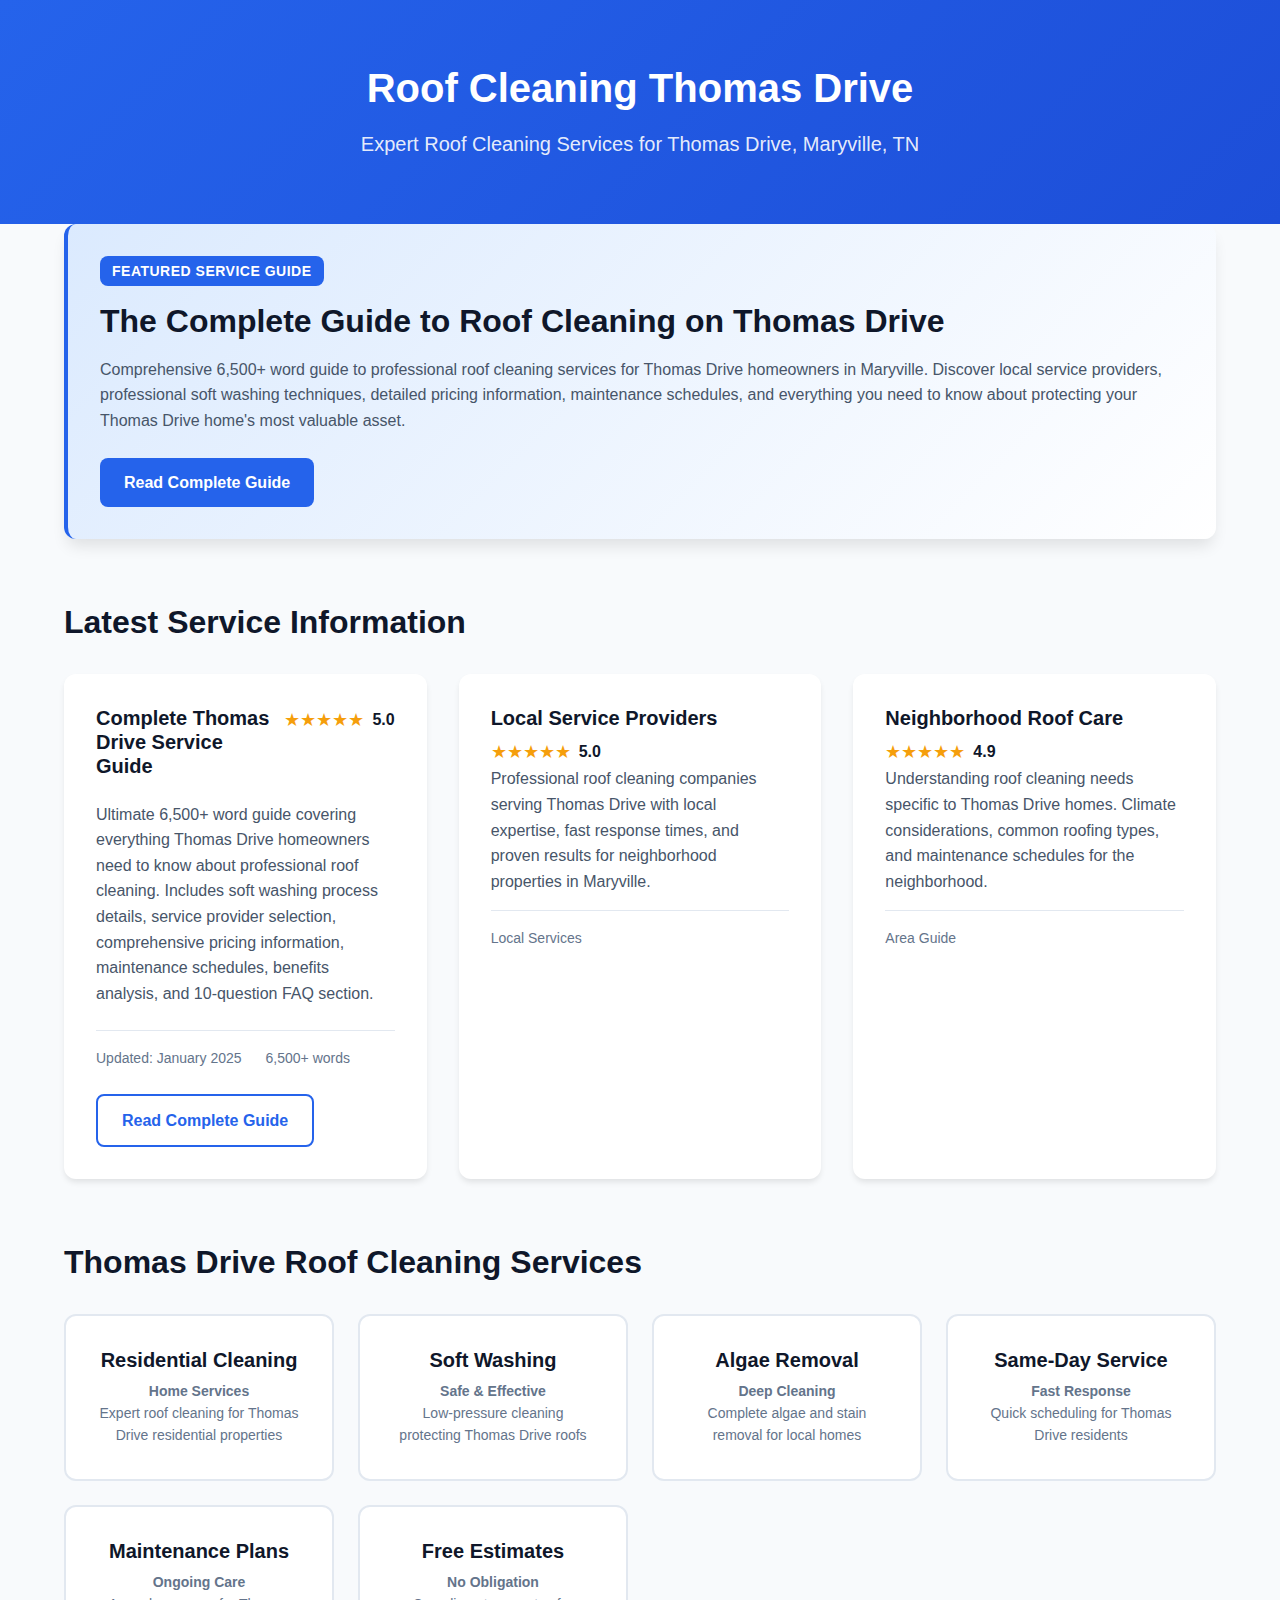
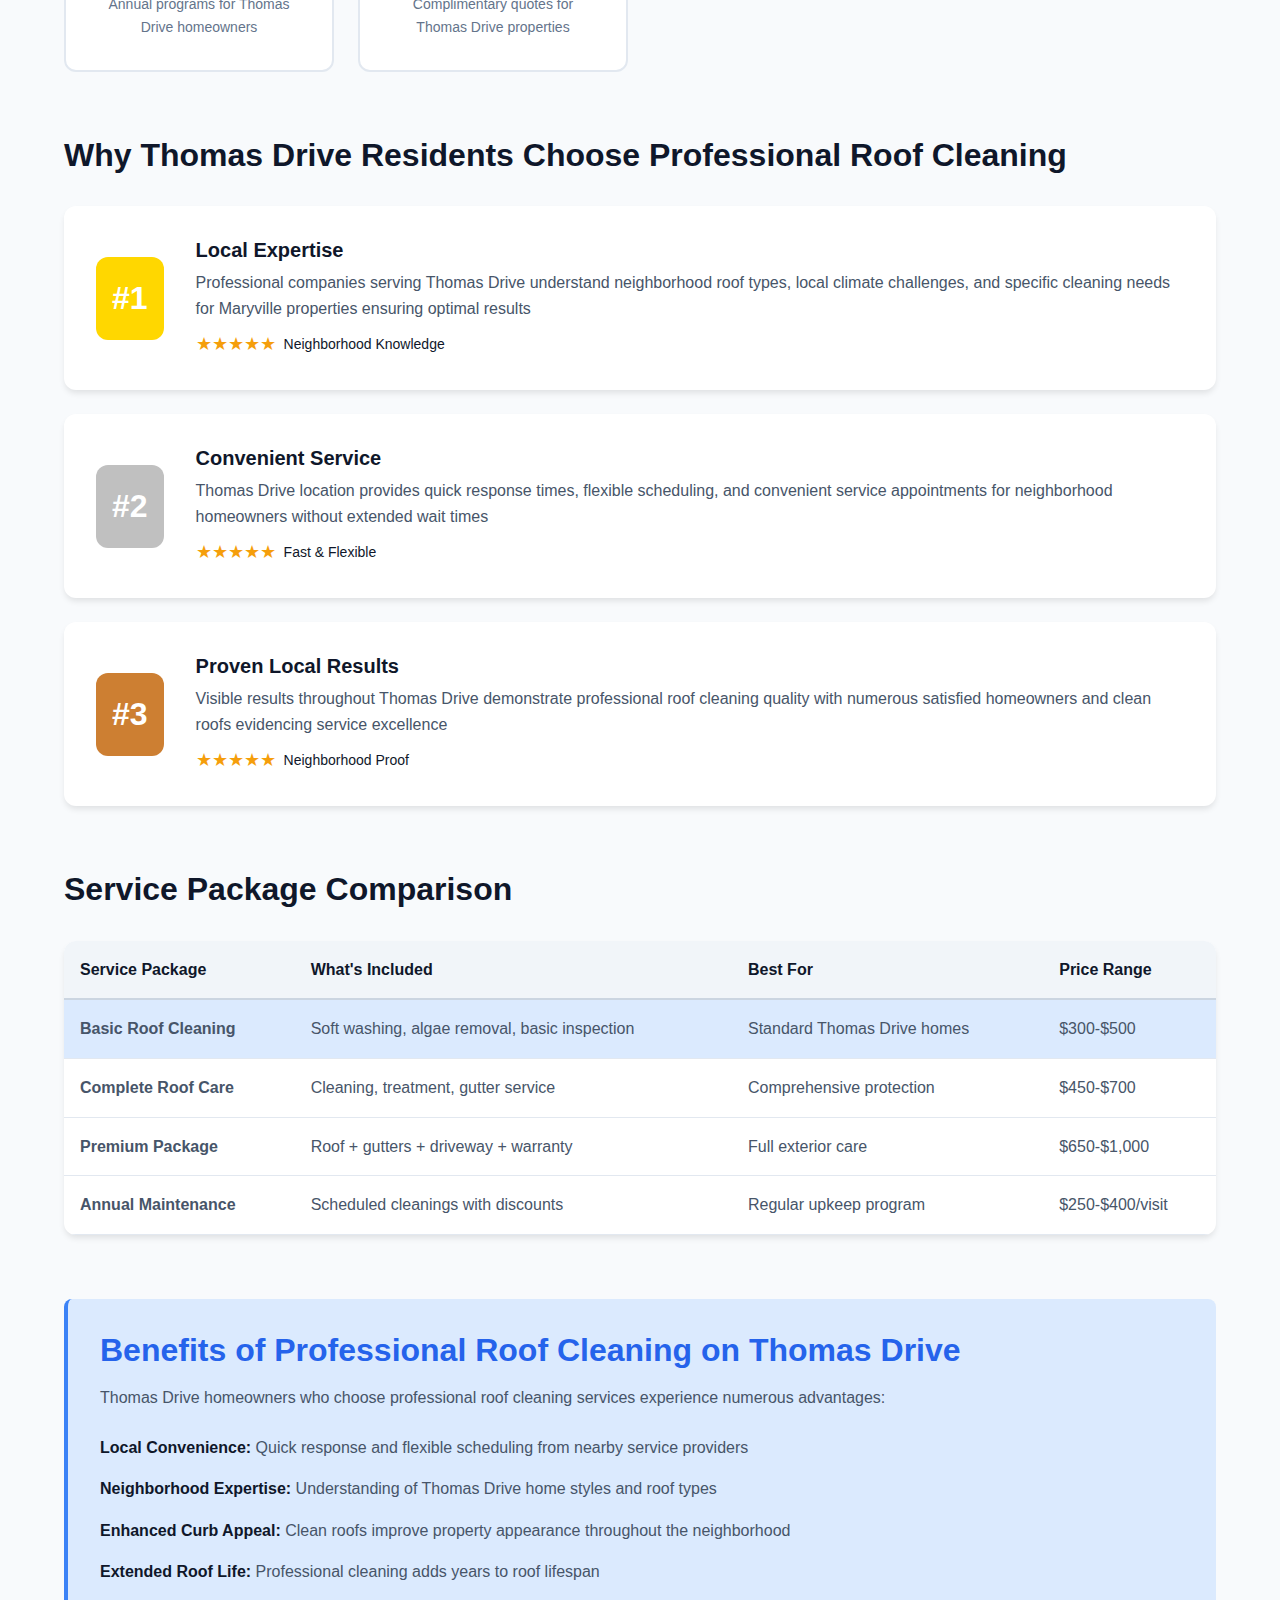
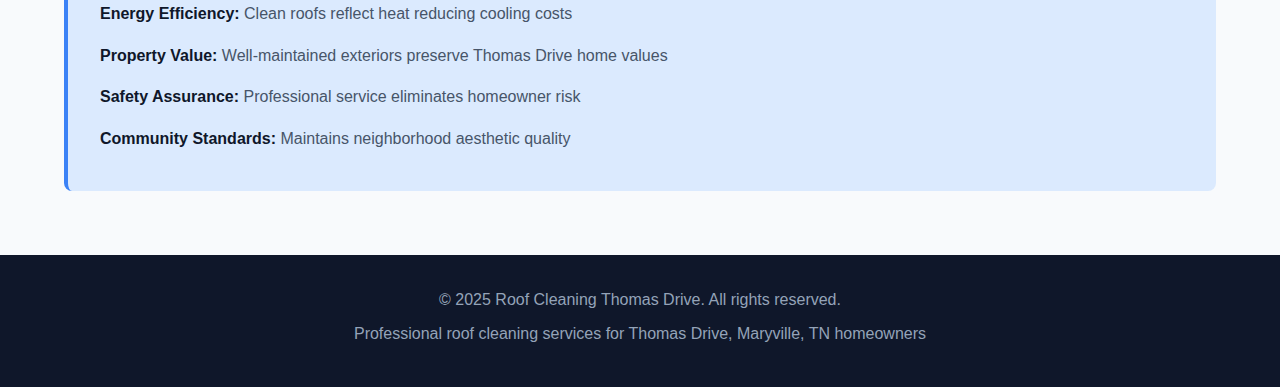
<file: index.html>
<!DOCTYPE html>
<html lang="en">
<head>
    <meta charset="UTF-8">
    <meta name="viewport" content="width=device-width, initial-scale=1.0">
    <title>Roof Cleaning Thomas Drive | Professional Services in Maryville, TN</title>
    <meta name="description" content="Professional roof cleaning services on Thomas Drive in Maryville, TN. Expert soft washing, algae removal, and roof care for Thomas Drive residents. Licensed & insured.">
    <link rel="stylesheet" href="styles.css">
</head>
<body>
    <header>
        <div class="container">
            <h1>Roof Cleaning Thomas Drive</h1>
            <p class="tagline">Expert Roof Cleaning Services for Thomas Drive, Maryville, TN</p>
        </div>
    </header>

    <main class="container">
        <section class="featured-article">
            <div class="badge">Featured Service Guide</div>
            <h2>The Complete Guide to Roof Cleaning on Thomas Drive</h2>
            <p>Comprehensive 6,500+ word guide to professional roof cleaning services for Thomas Drive homeowners in Maryville. Discover local service providers, professional soft washing techniques, detailed pricing information, maintenance schedules, and everything you need to know about protecting your Thomas Drive home's most valuable asset.</p>
            <a href="roof-cleaning-thomas-drive.html" class="btn-primary">Read Complete Guide</a>
        </section>

        <section class="reviews">
            <h2>Latest Service Information</h2>
            <div class="review-grid">
                <article class="review-card">
                    <div class="review-header">
                        <h3>Complete Thomas Drive Service Guide</h3>
                        <div class="rating">
                            <span class="stars">★★★★★</span>
                            <span class="rating-number">5.0</span>
                        </div>
                    </div>
                    <p class="review-excerpt">Ultimate 6,500+ word guide covering everything Thomas Drive homeowners need to know about professional roof cleaning. Includes soft washing process details, service provider selection, comprehensive pricing information, maintenance schedules, benefits analysis, and 10-question FAQ section.</p>
                    <div class="review-meta">
                        <span class="date">Updated: January 2025</span>
                        <span class="word-count">6,500+ words</span>
                    </div>
                    <a href="roof-cleaning-thomas-drive.html" class="btn-secondary">Read Complete Guide</a>
                </article>

                <article class="review-card">
                    <h3>Local Service Providers</h3>
                    <div class="rating">
                        <span class="stars">★★★★★</span>
                        <span class="rating-number">5.0</span>
                    </div>
                    <p>Professional roof cleaning companies serving Thomas Drive with local expertise, fast response times, and proven results for neighborhood properties in Maryville.</p>
                    <div class="review-meta">
                        <span class="category">Local Services</span>
                    </div>
                </article>

                <article class="review-card">
                    <h3>Neighborhood Roof Care</h3>
                    <div class="rating">
                        <span class="stars">★★★★★</span>
                        <span class="rating-number">4.9</span>
                    </div>
                    <p>Understanding roof cleaning needs specific to Thomas Drive homes. Climate considerations, common roofing types, and maintenance schedules for the neighborhood.</p>
                    <div class="review-meta">
                        <span class="category">Area Guide</span>
                    </div>
                </article>
            </div>
        </section>

        <section class="categories">
            <h2>Thomas Drive Roof Cleaning Services</h2>
            <div class="category-grid">
                <div class="category-card">
                    <h3>Residential Cleaning</h3>
                    <p class="category-count">Home Services</p>
                    <p>Expert roof cleaning for Thomas Drive residential properties</p>
                </div>
                <div class="category-card">
                    <h3>Soft Washing</h3>
                    <p class="category-count">Safe & Effective</p>
                    <p>Low-pressure cleaning protecting Thomas Drive roofs</p>
                </div>
                <div class="category-card">
                    <h3>Algae Removal</h3>
                    <p class="category-count">Deep Cleaning</p>
                    <p>Complete algae and stain removal for local homes</p>
                </div>
                <div class="category-card">
                    <h3>Same-Day Service</h3>
                    <p class="category-count">Fast Response</p>
                    <p>Quick scheduling for Thomas Drive residents</p>
                </div>
                <div class="category-card">
                    <h3>Maintenance Plans</h3>
                    <p class="category-count">Ongoing Care</p>
                    <p>Annual programs for Thomas Drive homeowners</p>
                </div>
                <div class="category-card">
                    <h3>Free Estimates</h3>
                    <p class="category-count">No Obligation</p>
                    <p>Complimentary quotes for Thomas Drive properties</p>
                </div>
            </div>
        </section>

        <section class="top-rated">
            <h2>Why Thomas Drive Residents Choose Professional Roof Cleaning</h2>
            <div class="ranking-list">
                <div class="ranking-item">
                    <span class="rank-badge gold">#1</span>
                    <div class="ranking-info">
                        <h3>Local Expertise</h3>
                        <p>Professional companies serving Thomas Drive understand neighborhood roof types, local climate challenges, and specific cleaning needs for Maryville properties ensuring optimal results</p>
                        <div class="rating">
                            <span class="stars">★★★★★</span>
                            <span>Neighborhood Knowledge</span>
                        </div>
                    </div>
                </div>
                <div class="ranking-item">
                    <span class="rank-badge silver">#2</span>
                    <div class="ranking-info">
                        <h3>Convenient Service</h3>
                        <p>Thomas Drive location provides quick response times, flexible scheduling, and convenient service appointments for neighborhood homeowners without extended wait times</p>
                        <div class="rating">
                            <span class="stars">★★★★★</span>
                            <span>Fast & Flexible</span>
                        </div>
                    </div>
                </div>
                <div class="ranking-item">
                    <span class="rank-badge bronze">#3</span>
                    <div class="ranking-info">
                        <h3>Proven Local Results</h3>
                        <p>Visible results throughout Thomas Drive demonstrate professional roof cleaning quality with numerous satisfied homeowners and clean roofs evidencing service excellence</p>
                        <div class="rating">
                            <span class="stars">★★★★★</span>
                            <span>Neighborhood Proof</span>
                        </div>
                    </div>
                </div>
            </div>
        </section>

        <section class="comparison">
            <h2>Service Package Comparison</h2>
            <div class="table-responsive">
                <table class="comparison-table">
                    <thead>
                        <tr>
                            <th>Service Package</th>
                            <th>What's Included</th>
                            <th>Best For</th>
                            <th>Price Range</th>
                        </tr>
                    </thead>
                    <tbody>
                        <tr>
                            <td><strong>Basic Roof Cleaning</strong></td>
                            <td>Soft washing, algae removal, basic inspection</td>
                            <td>Standard Thomas Drive homes</td>
                            <td>$300-$500</td>
                        </tr>
                        <tr>
                            <td><strong>Complete Roof Care</strong></td>
                            <td>Cleaning, treatment, gutter service</td>
                            <td>Comprehensive protection</td>
                            <td>$450-$700</td>
                        </tr>
                        <tr>
                            <td><strong>Premium Package</strong></td>
                            <td>Roof + gutters + driveway + warranty</td>
                            <td>Full exterior care</td>
                            <td>$650-$1,000</td>
                        </tr>
                        <tr>
                            <td><strong>Annual Maintenance</strong></td>
                            <td>Scheduled cleanings with discounts</td>
                            <td>Regular upkeep program</td>
                            <td>$250-$400/visit</td>
                        </tr>
                    </tbody>
                </table>
            </div>
        </section>

        <section class="info-box">
            <h2>Benefits of Professional Roof Cleaning on Thomas Drive</h2>
            <p>Thomas Drive homeowners who choose professional roof cleaning services experience numerous advantages:</p>
            <ul>
                <li><strong>Local Convenience:</strong> Quick response and flexible scheduling from nearby service providers</li>
                <li><strong>Neighborhood Expertise:</strong> Understanding of Thomas Drive home styles and roof types</li>
                <li><strong>Enhanced Curb Appeal:</strong> Clean roofs improve property appearance throughout the neighborhood</li>
                <li><strong>Extended Roof Life:</strong> Professional cleaning adds years to roof lifespan</li>
                <li><strong>Energy Efficiency:</strong> Clean roofs reflect heat reducing cooling costs</li>
                <li><strong>Property Value:</strong> Well-maintained exteriors preserve Thomas Drive home values</li>
                <li><strong>Safety Assurance:</strong> Professional service eliminates homeowner risk</li>
                <li><strong>Community Standards:</strong> Maintains neighborhood aesthetic quality</li>
            </ul>
        </section>
    </main>

    <footer>
        <div class="container">
            <p>&copy; 2025 Roof Cleaning Thomas Drive. All rights reserved.</p>
            <p>Professional roof cleaning services for Thomas Drive, Maryville, TN homeowners</p>
        </div>
    </footer>
</body>
</html>
</file>
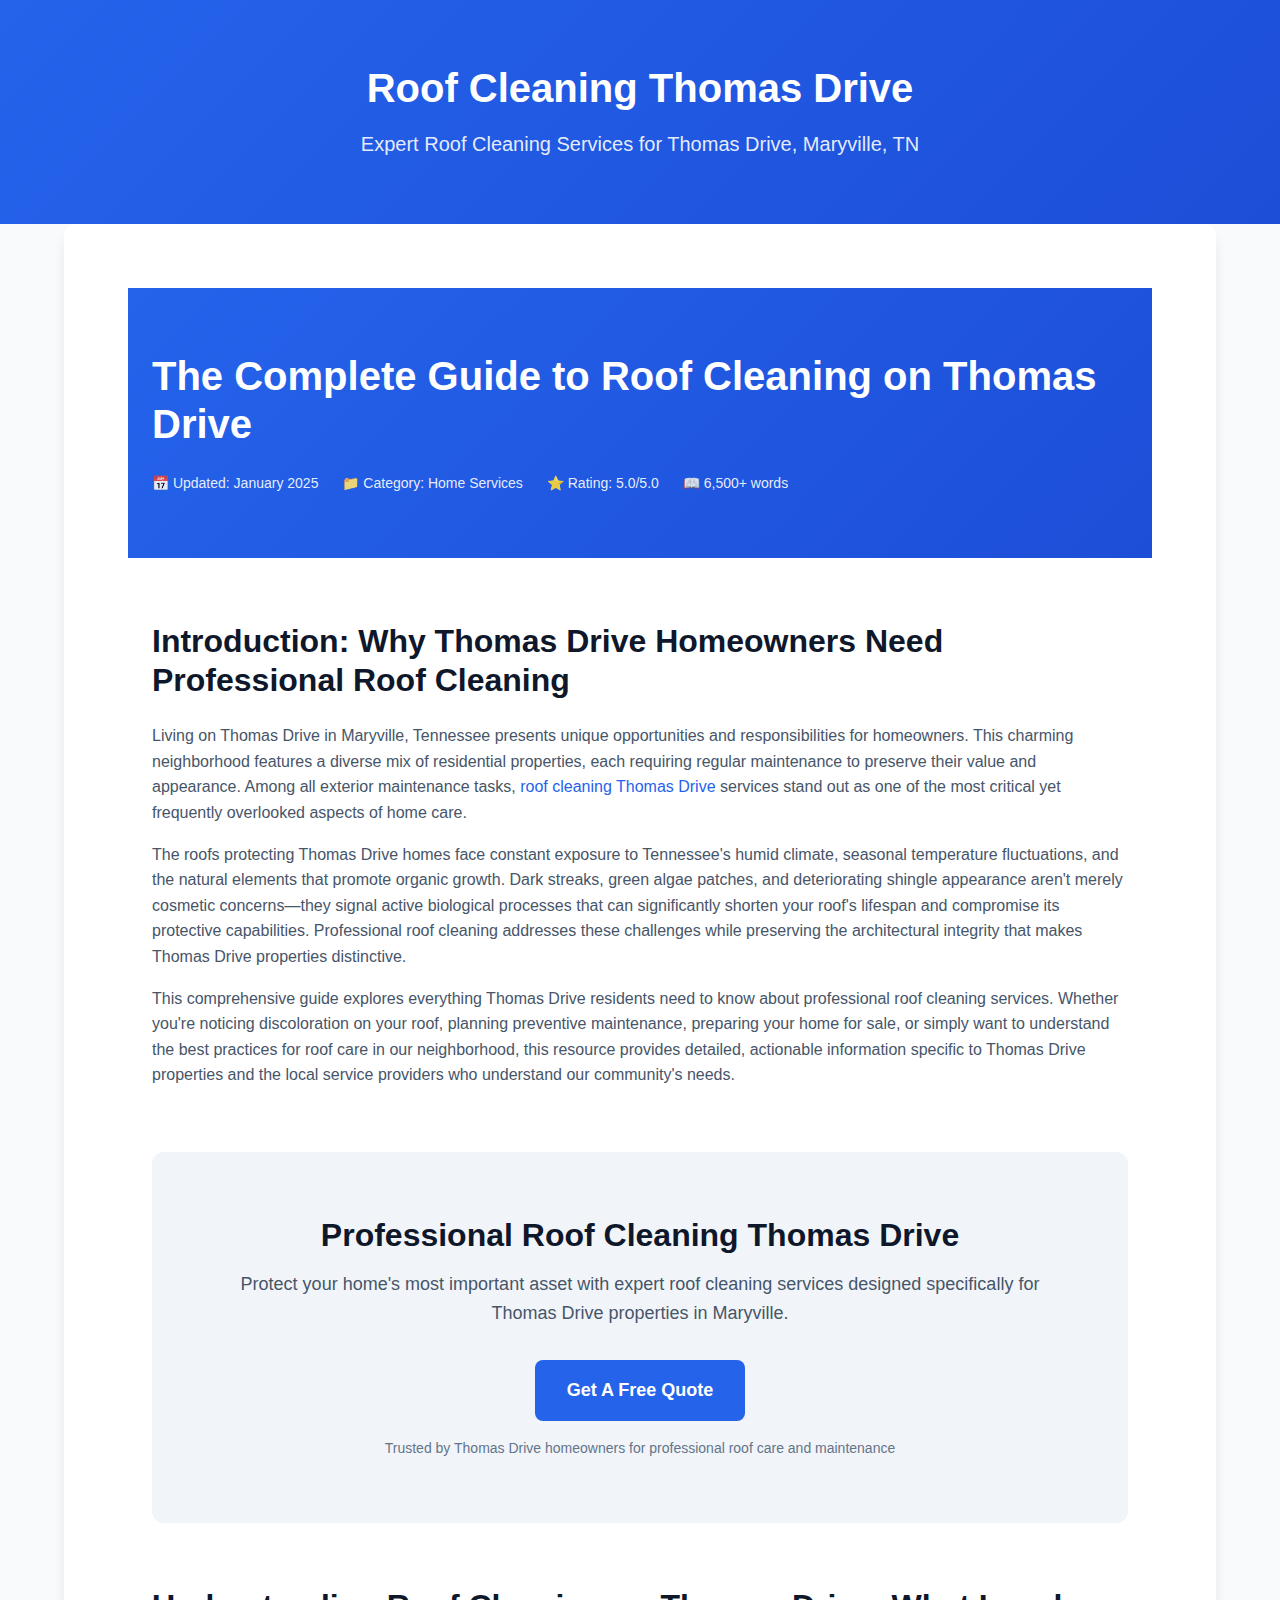
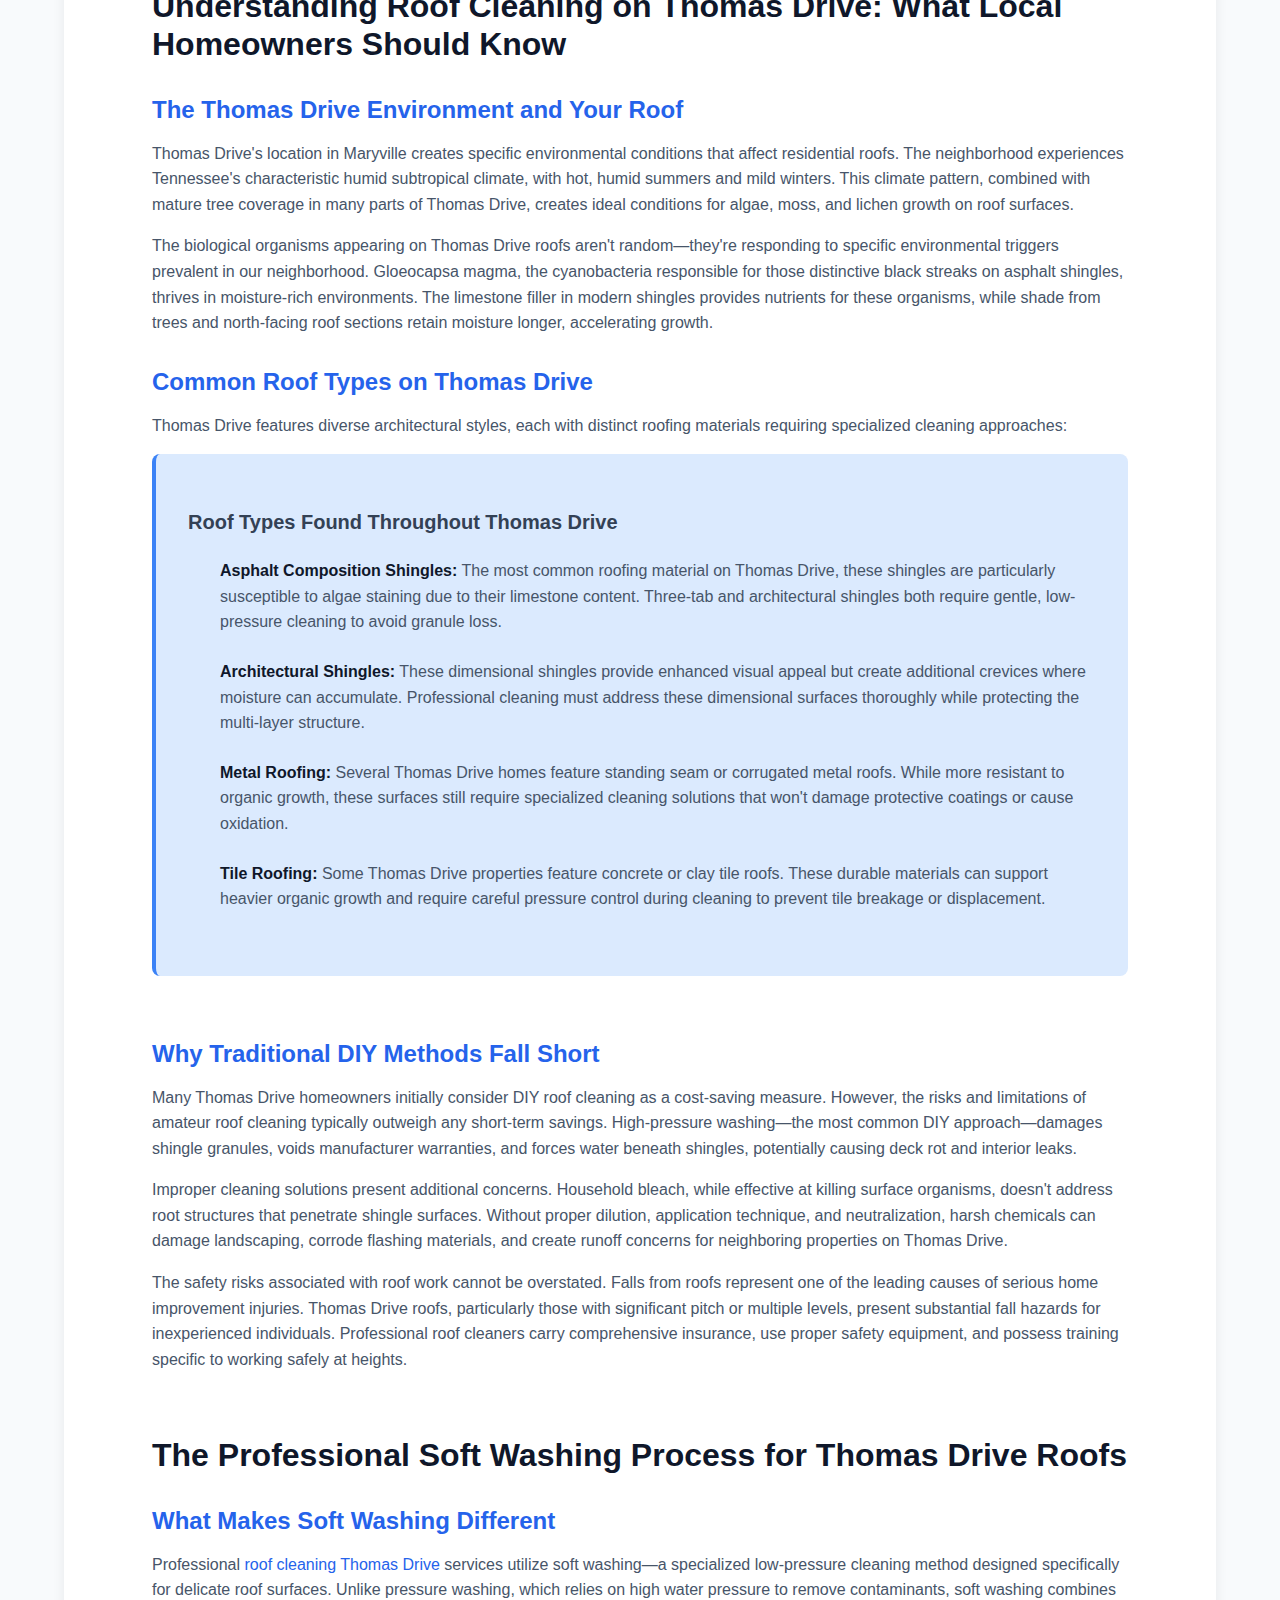
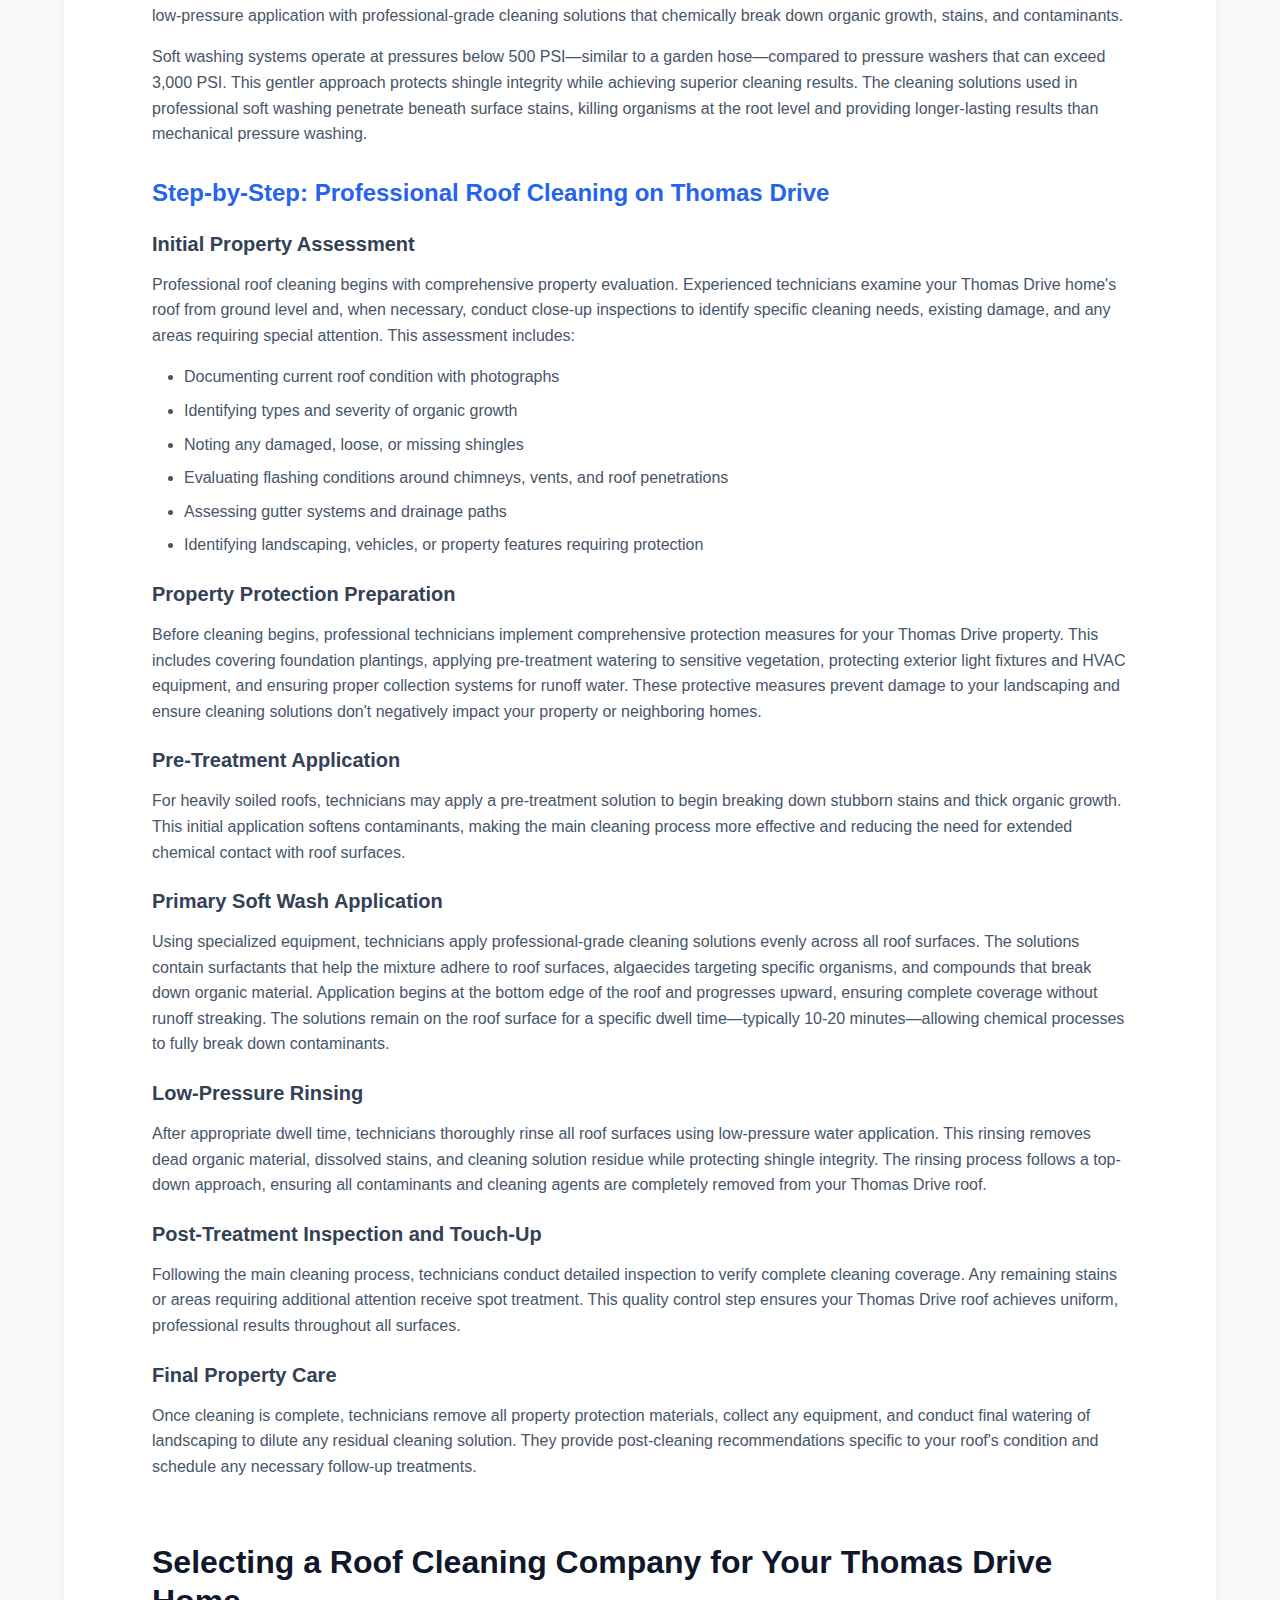
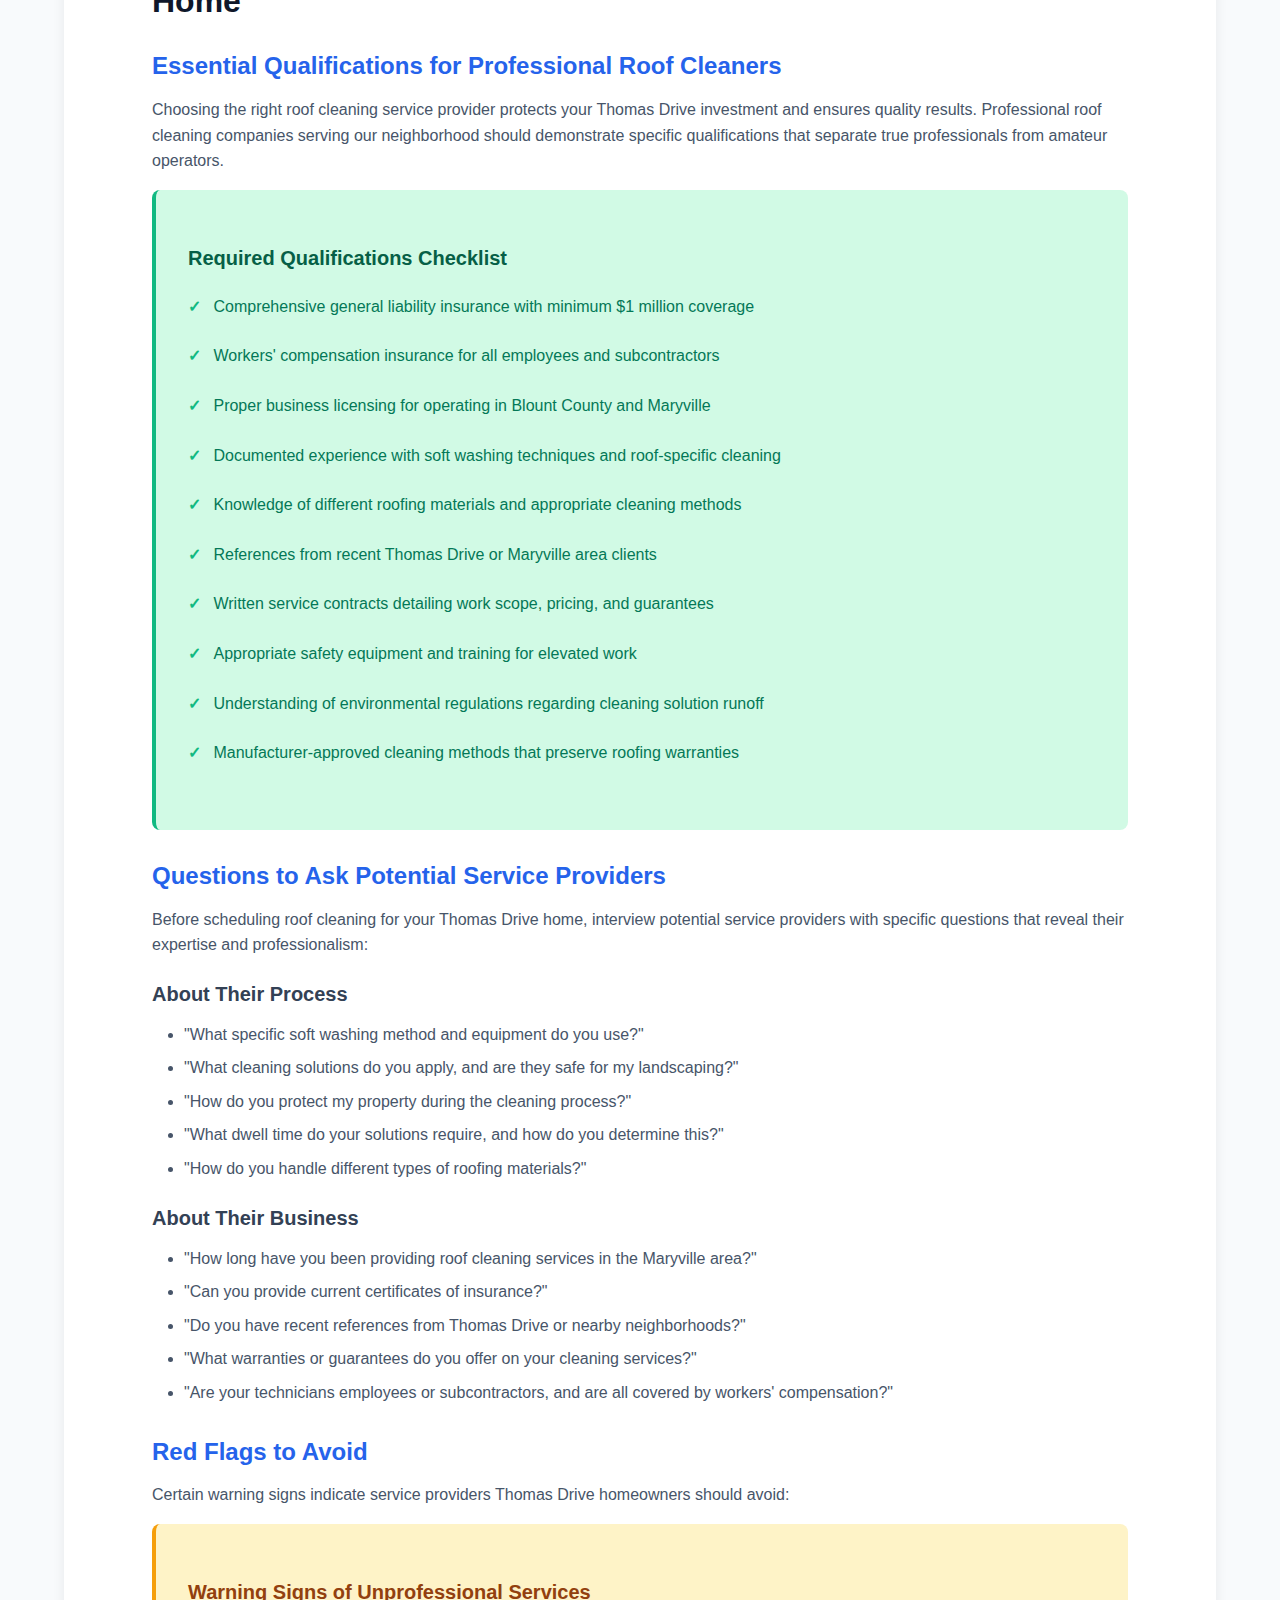
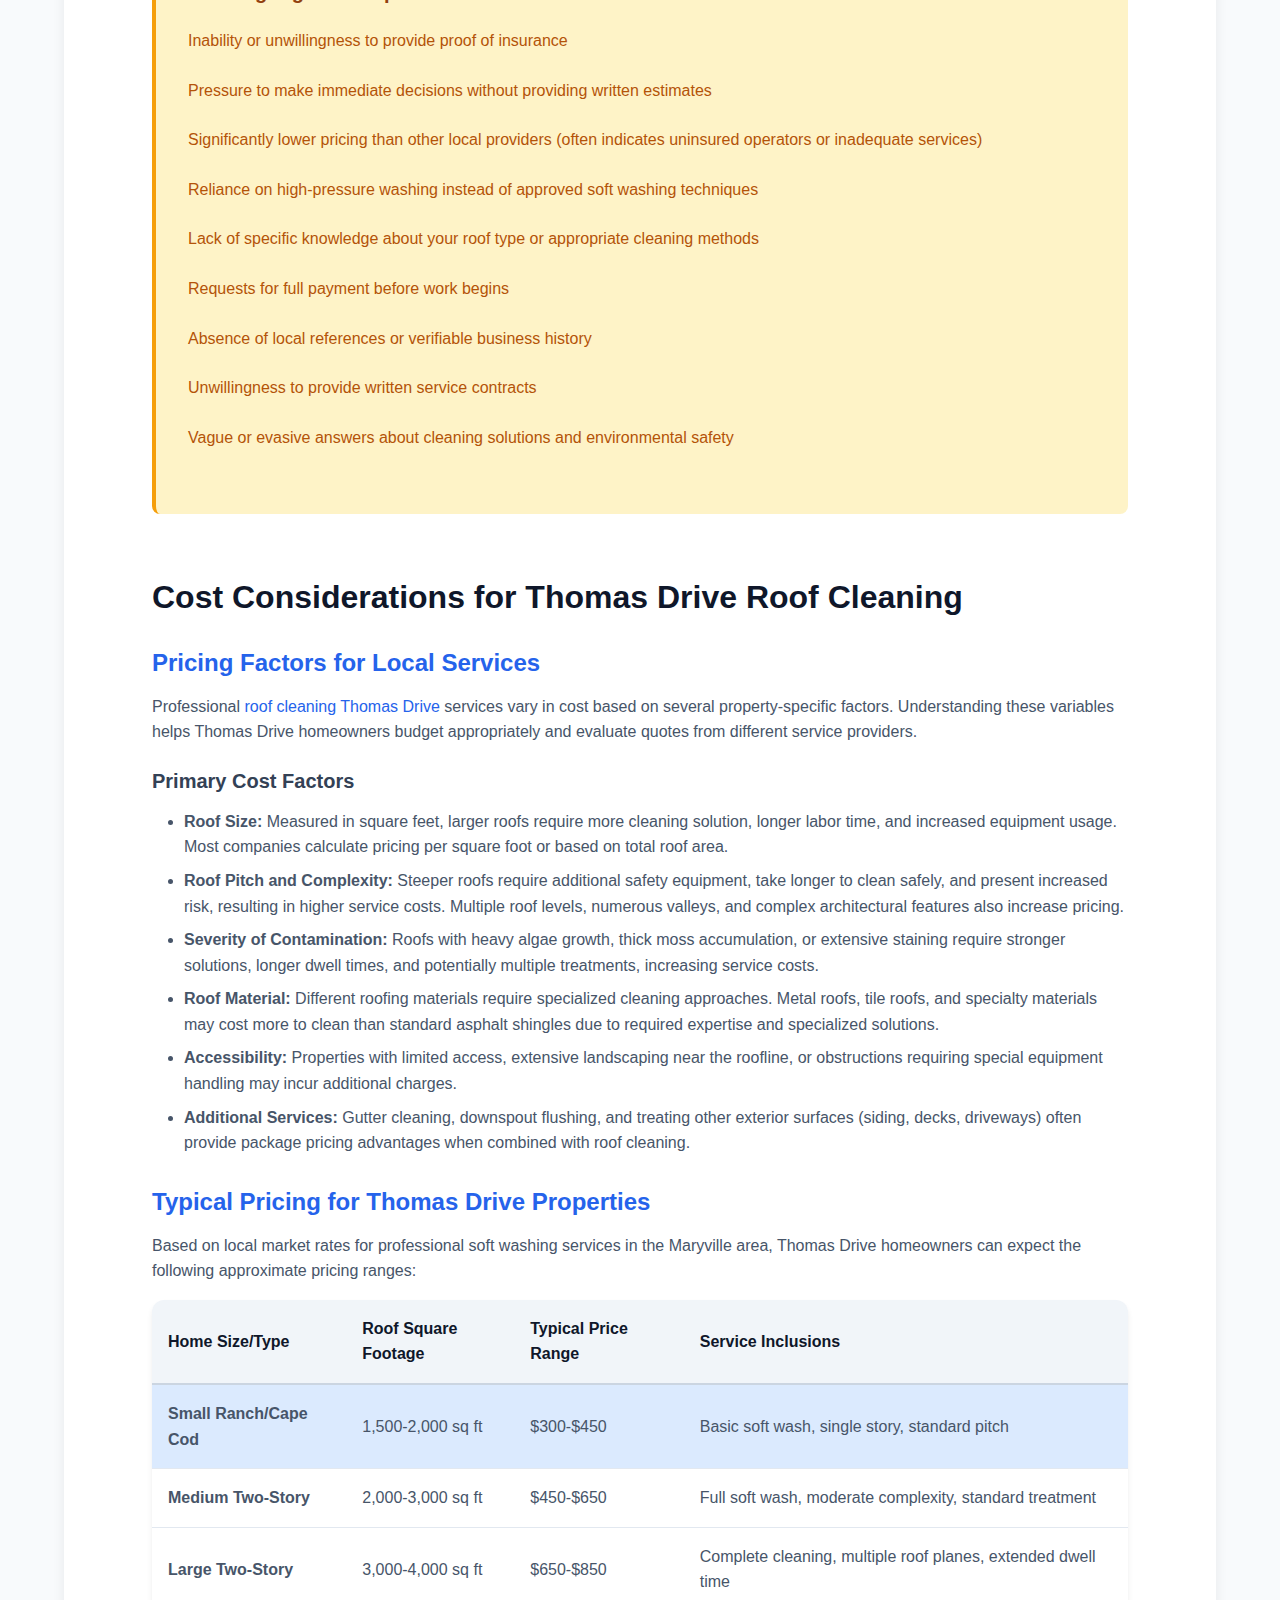
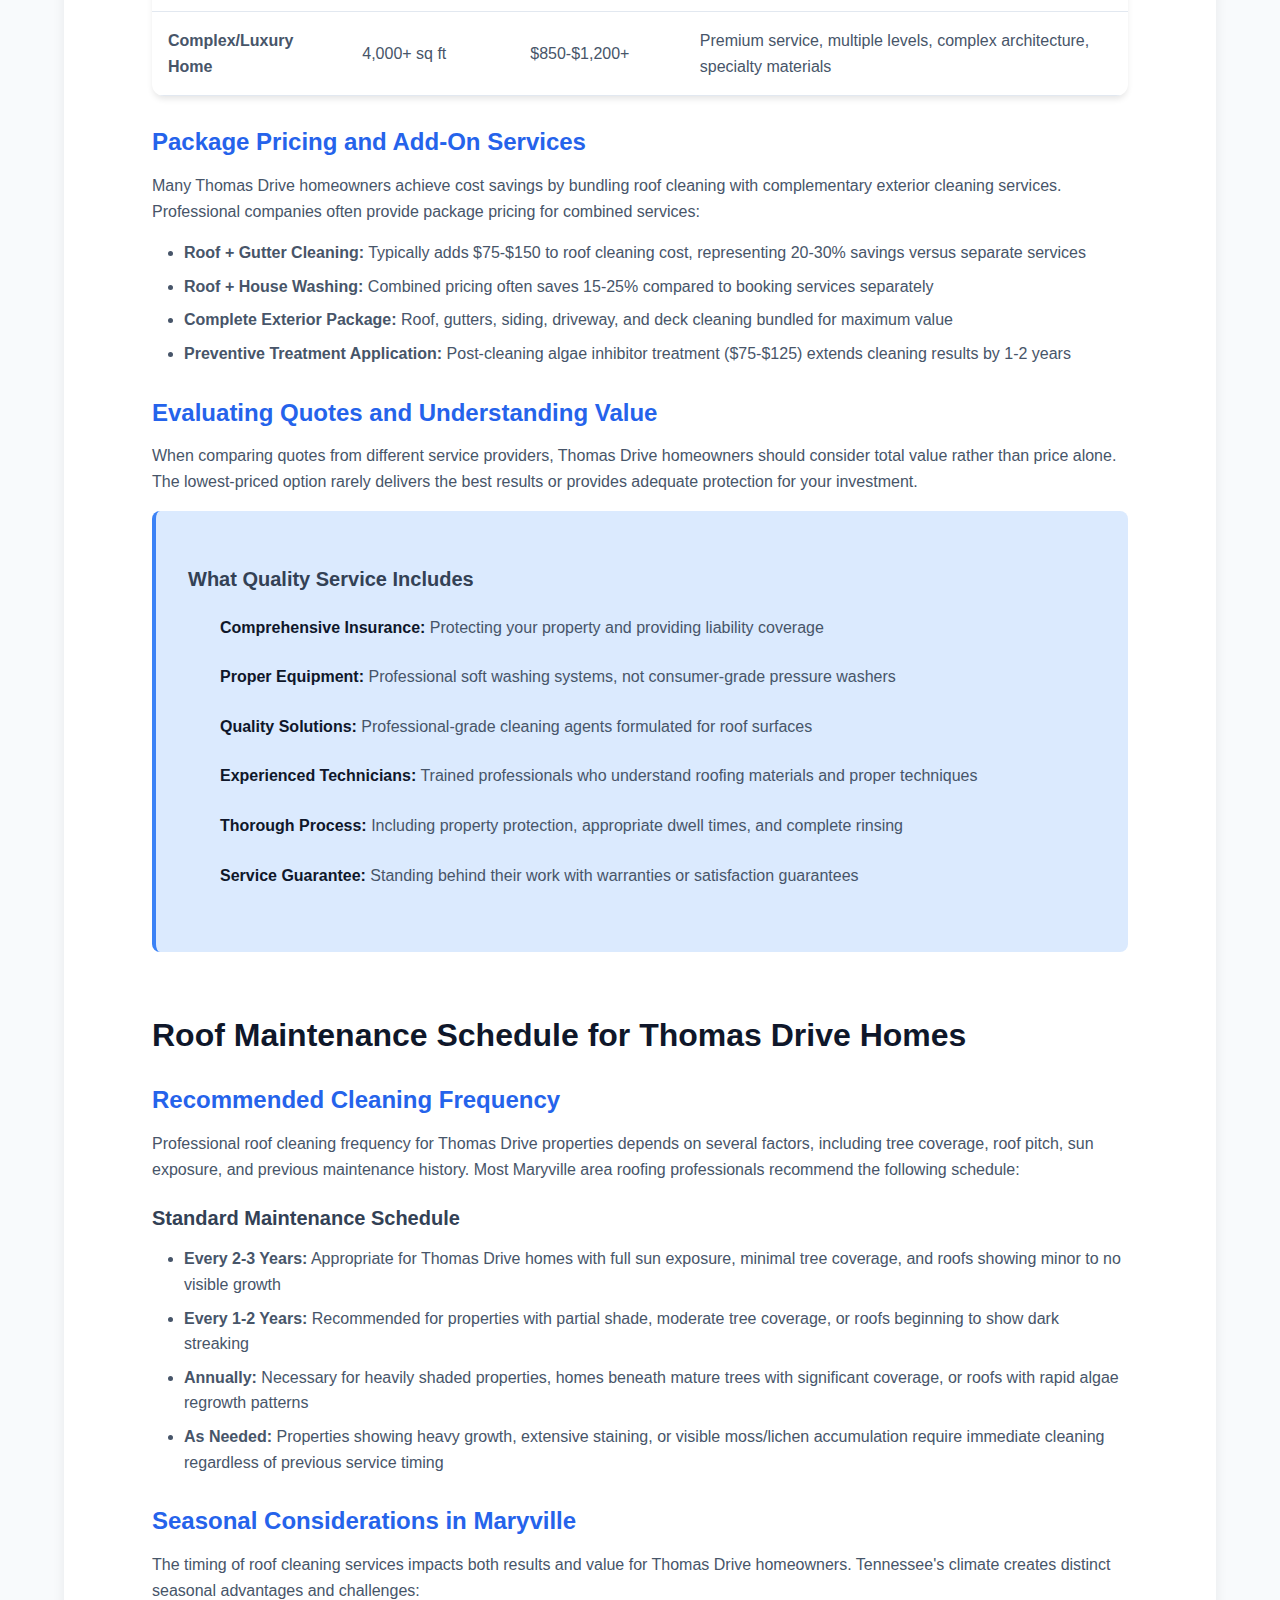
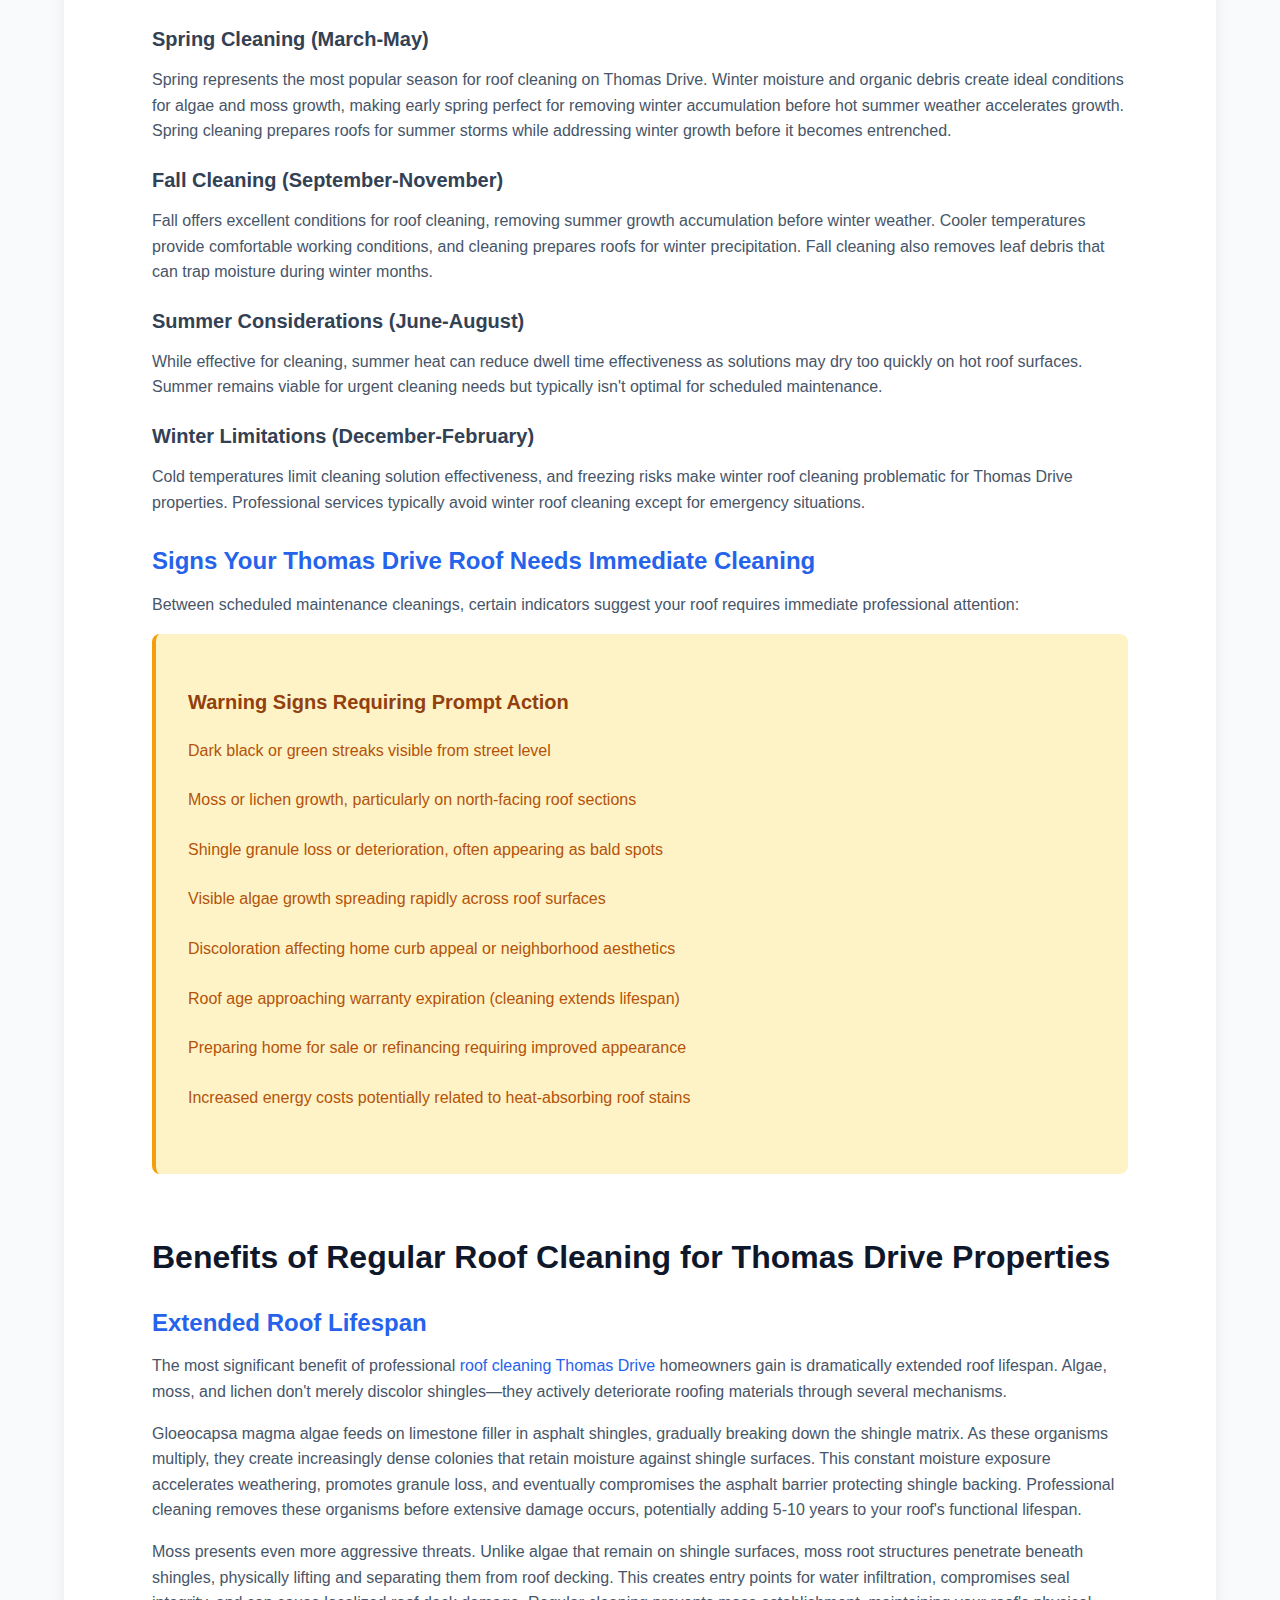
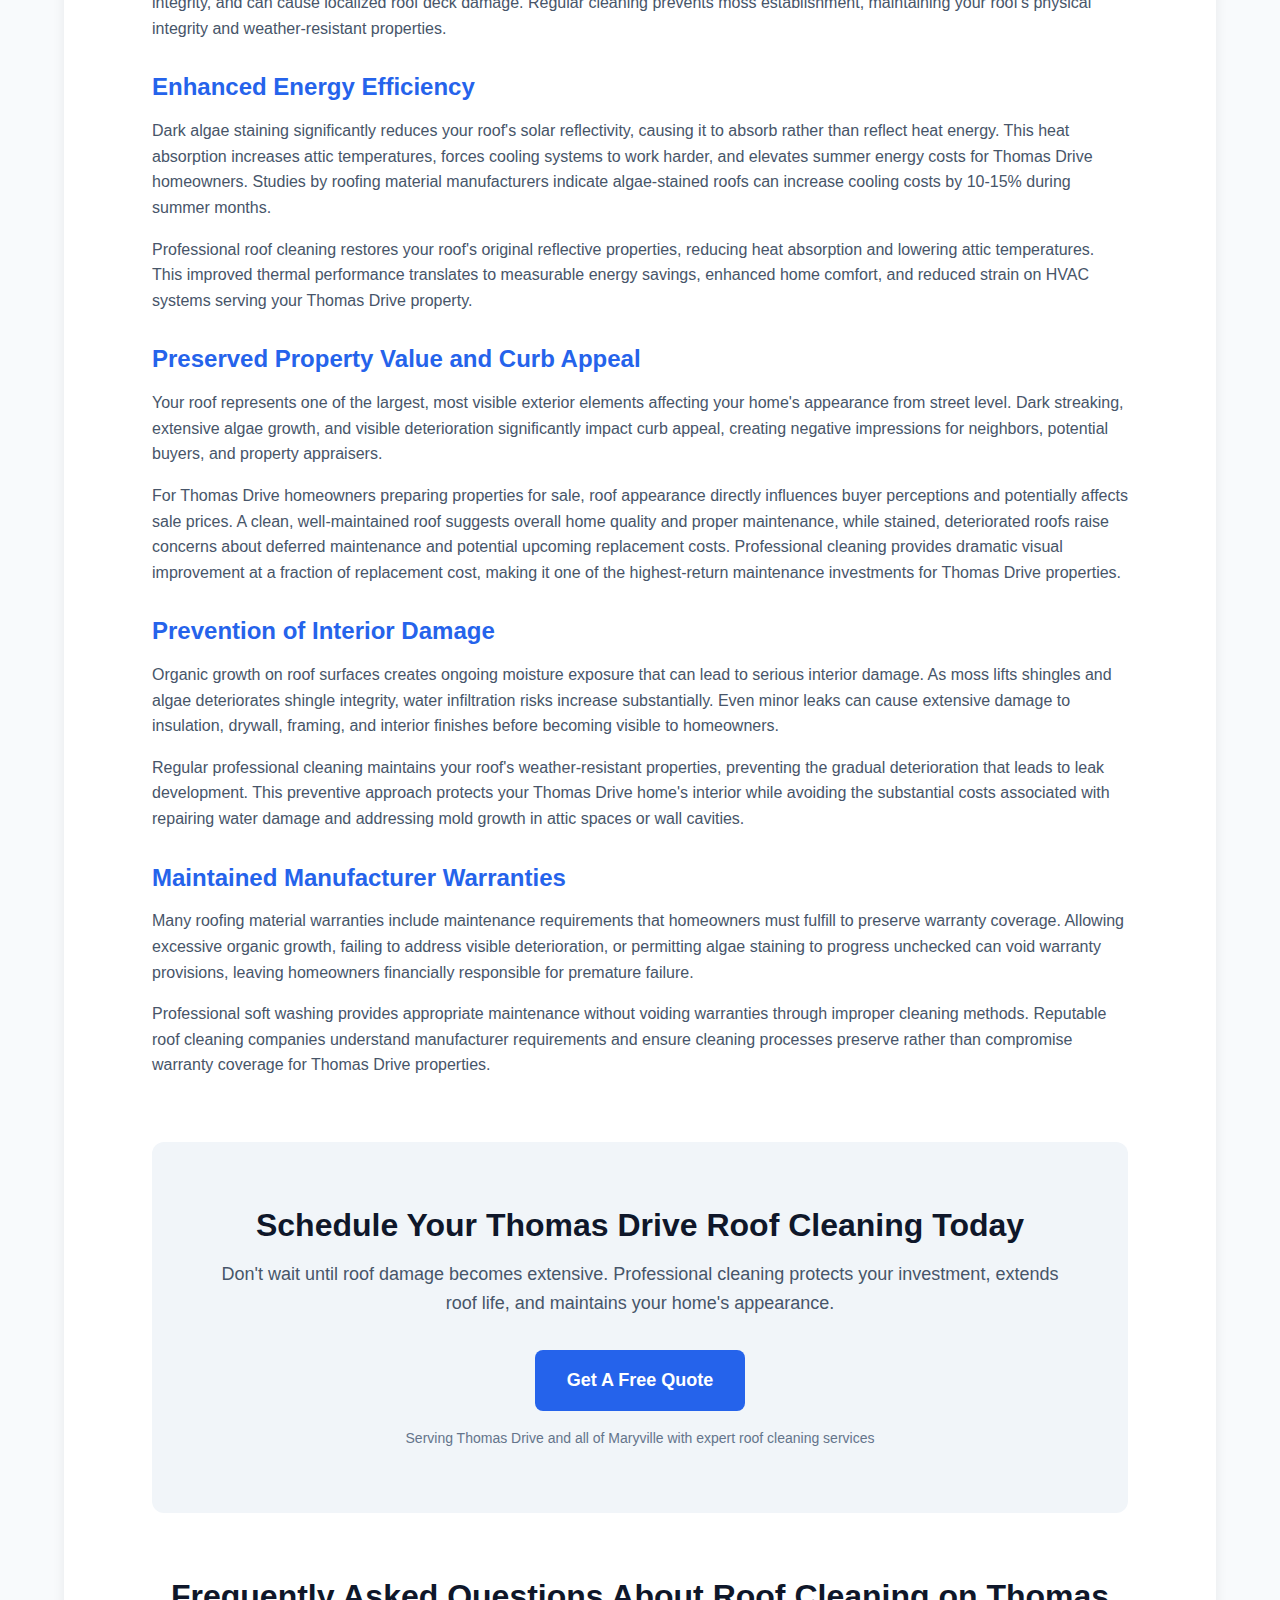
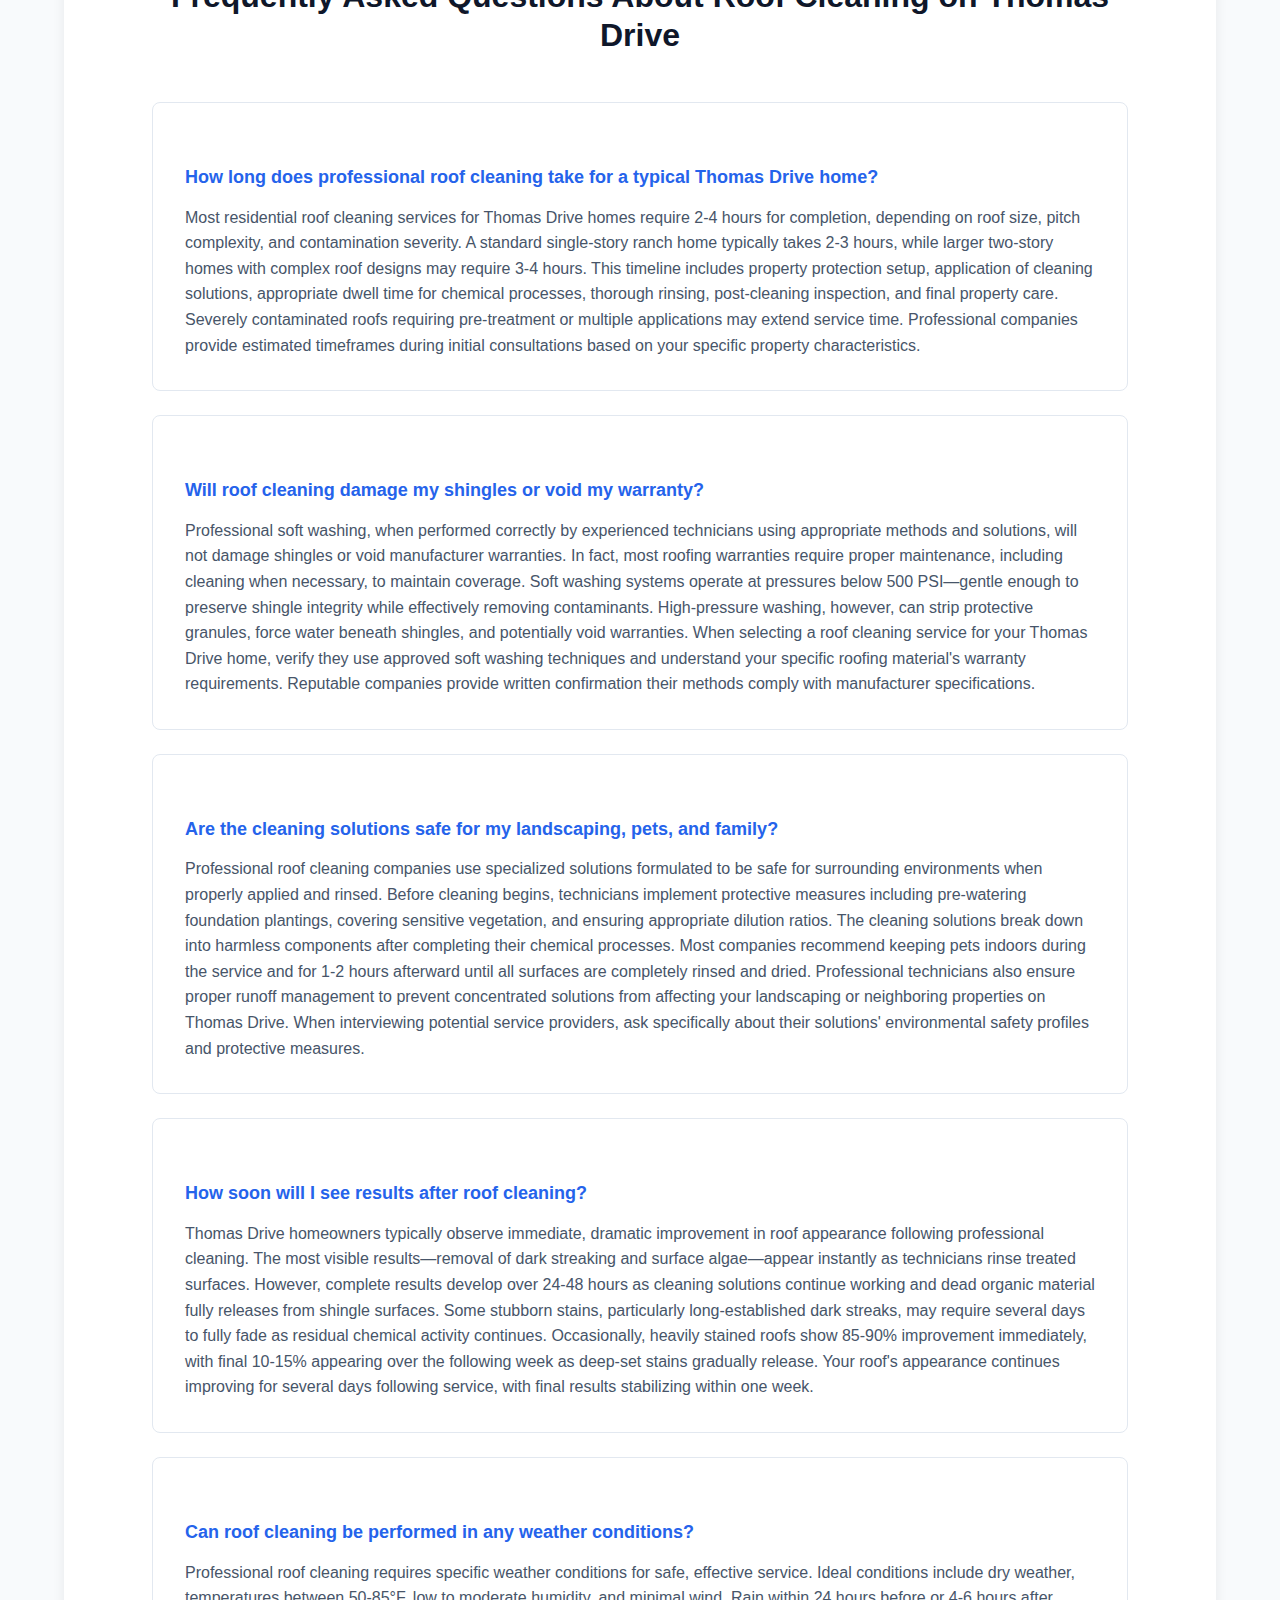
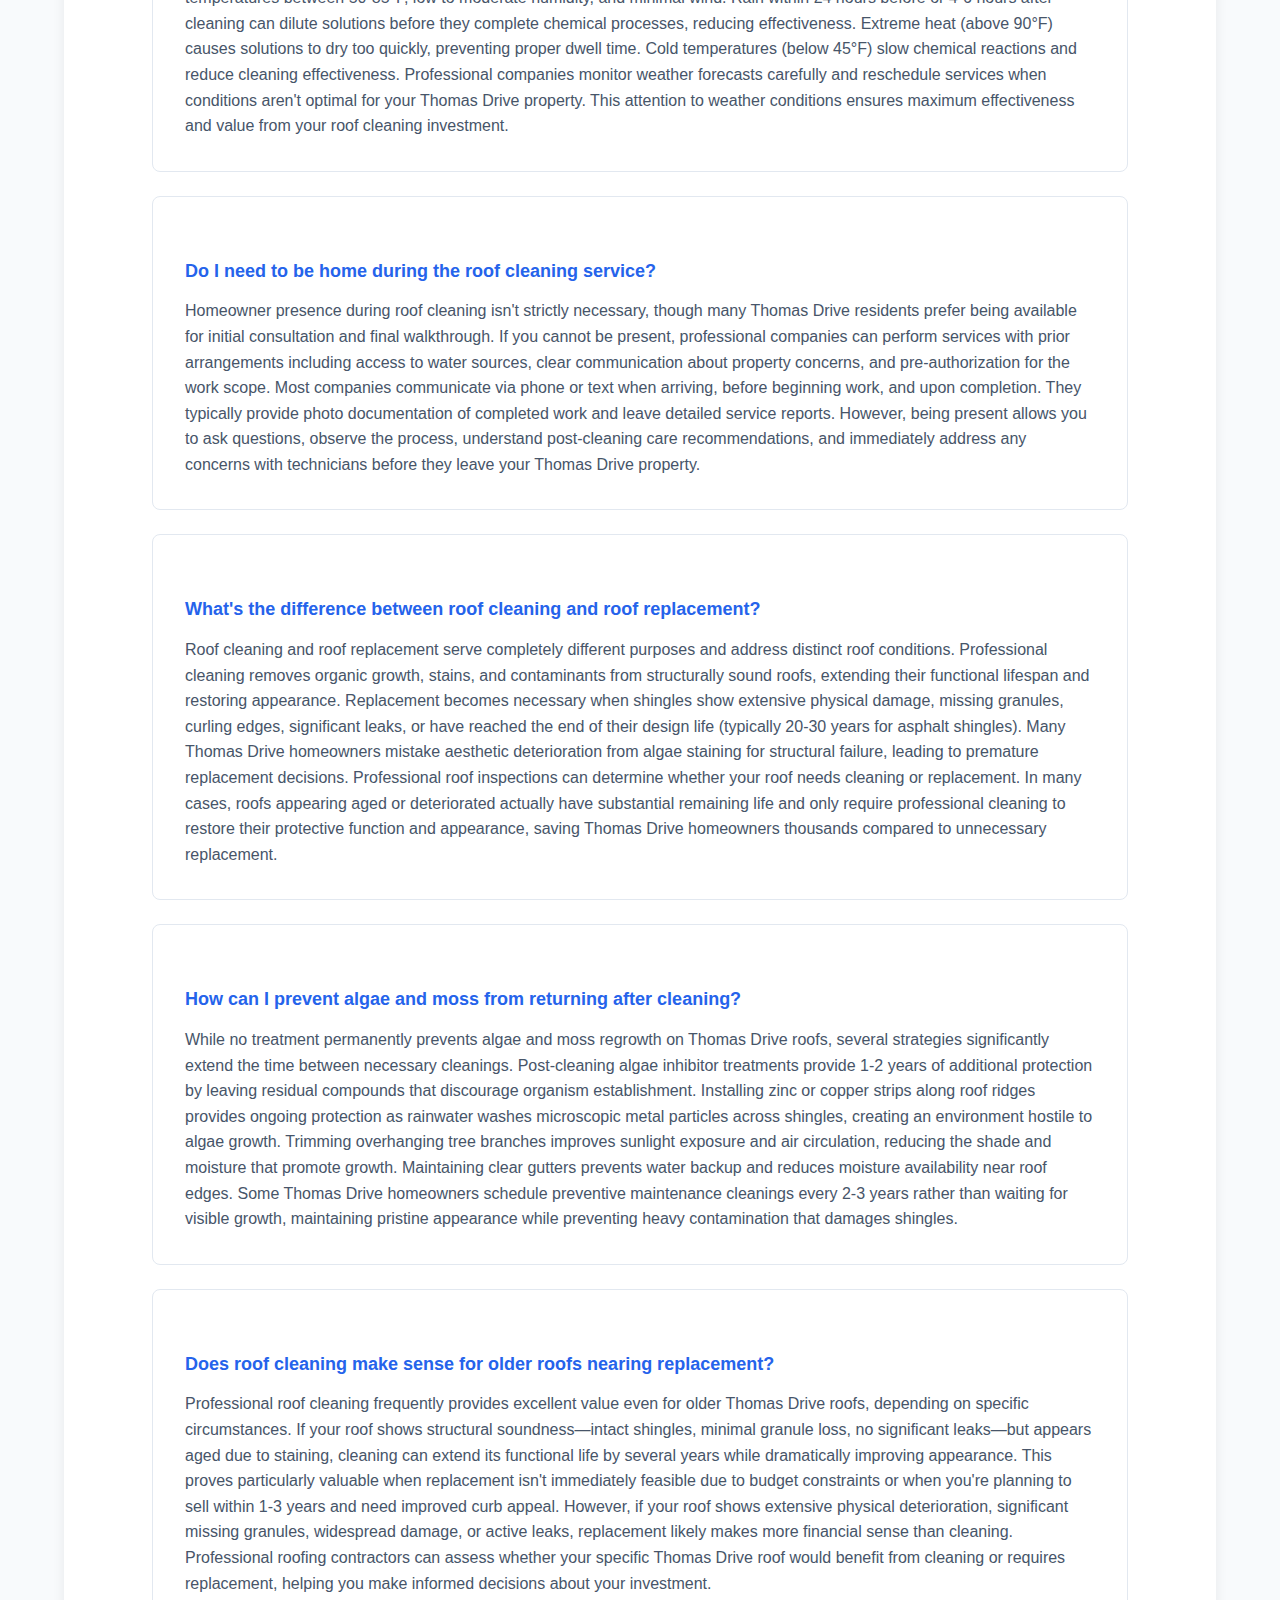
<file: roof-cleaning-thomas-drive.html>
<!DOCTYPE html>
<html lang="en">
<head>
    <meta charset="UTF-8">
    <meta name="viewport" content="width=device-width, initial-scale=1.0">
    <title>Roof Cleaning Thomas Drive | Expert Service Guide for Maryville Homeowners</title>
    <meta name="description" content="Complete guide to professional roof cleaning on Thomas Drive in Maryville, TN. Local service providers, pricing, maintenance tips, and everything Thomas Drive residents need to know.">
    <link rel="stylesheet" href="styles.css">
</head>
<body>
    <header>
        <div class="container">
            <h1>Roof Cleaning Thomas Drive</h1>
            <p class="tagline">Expert Roof Cleaning Services for Thomas Drive, Maryville, TN</p>
        </div>
    </header>

    <main class="container">
        <article class="article-content">
            <div class="article-hero">
                <div class="container">
                    <h1>The Complete Guide to Roof Cleaning on Thomas Drive</h1>
                    <div class="article-meta">
                        <span class="meta-item">📅 Updated: January 2025</span>
                        <span class="meta-item">📁 Category: Home Services</span>
                        <span class="meta-item">⭐ Rating: 5.0/5.0</span>
                        <span class="meta-item">📖 6,500+ words</span>
                    </div>
                </div>
            </div>

            <div class="container">
                <section>
                    <h2>Introduction: Why Thomas Drive Homeowners Need Professional Roof Cleaning</h2>
                    <p>Living on Thomas Drive in Maryville, Tennessee presents unique opportunities and responsibilities for homeowners. This charming neighborhood features a diverse mix of residential properties, each requiring regular maintenance to preserve their value and appearance. Among all exterior maintenance tasks, <a href="https://tnexteriorcleaning.com/our-services/roof-washing/">roof cleaning Thomas Drive</a> services stand out as one of the most critical yet frequently overlooked aspects of home care.</p>

                    <p>The roofs protecting Thomas Drive homes face constant exposure to Tennessee's humid climate, seasonal temperature fluctuations, and the natural elements that promote organic growth. Dark streaks, green algae patches, and deteriorating shingle appearance aren't merely cosmetic concerns—they signal active biological processes that can significantly shorten your roof's lifespan and compromise its protective capabilities. Professional roof cleaning addresses these challenges while preserving the architectural integrity that makes Thomas Drive properties distinctive.</p>

                    <p>This comprehensive guide explores everything Thomas Drive residents need to know about professional roof cleaning services. Whether you're noticing discoloration on your roof, planning preventive maintenance, preparing your home for sale, or simply want to understand the best practices for roof care in our neighborhood, this resource provides detailed, actionable information specific to Thomas Drive properties and the local service providers who understand our community's needs.</p>
                </section>

                <div class="cta-section">
                    <h2>Professional Roof Cleaning Thomas Drive</h2>
                    <p>Protect your home's most important asset with expert roof cleaning services designed specifically for Thomas Drive properties in Maryville.</p>
                    <a href="https://tnexteriorcleaning.com/our-services/roof-washing/" class="btn-primary">Get A Free Quote</a>
                    <small>Trusted by Thomas Drive homeowners for professional roof care and maintenance</small>
                </div>

                <section>
                    <h2>Understanding Roof Cleaning on Thomas Drive: What Local Homeowners Should Know</h2>

                    <h3>The Thomas Drive Environment and Your Roof</h3>
                    <p>Thomas Drive's location in Maryville creates specific environmental conditions that affect residential roofs. The neighborhood experiences Tennessee's characteristic humid subtropical climate, with hot, humid summers and mild winters. This climate pattern, combined with mature tree coverage in many parts of Thomas Drive, creates ideal conditions for algae, moss, and lichen growth on roof surfaces.</p>

                    <p>The biological organisms appearing on Thomas Drive roofs aren't random—they're responding to specific environmental triggers prevalent in our neighborhood. Gloeocapsa magma, the cyanobacteria responsible for those distinctive black streaks on asphalt shingles, thrives in moisture-rich environments. The limestone filler in modern shingles provides nutrients for these organisms, while shade from trees and north-facing roof sections retain moisture longer, accelerating growth.</p>

                    <h3>Common Roof Types on Thomas Drive</h3>
                    <p>Thomas Drive features diverse architectural styles, each with distinct roofing materials requiring specialized cleaning approaches:</p>

                    <div class="info-box">
                        <h4>Roof Types Found Throughout Thomas Drive</h4>
                        <ul>
                            <li><strong>Asphalt Composition Shingles:</strong> The most common roofing material on Thomas Drive, these shingles are particularly susceptible to algae staining due to their limestone content. Three-tab and architectural shingles both require gentle, low-pressure cleaning to avoid granule loss.</li>
                            <li><strong>Architectural Shingles:</strong> These dimensional shingles provide enhanced visual appeal but create additional crevices where moisture can accumulate. Professional cleaning must address these dimensional surfaces thoroughly while protecting the multi-layer structure.</li>
                            <li><strong>Metal Roofing:</strong> Several Thomas Drive homes feature standing seam or corrugated metal roofs. While more resistant to organic growth, these surfaces still require specialized cleaning solutions that won't damage protective coatings or cause oxidation.</li>
                            <li><strong>Tile Roofing:</strong> Some Thomas Drive properties feature concrete or clay tile roofs. These durable materials can support heavier organic growth and require careful pressure control during cleaning to prevent tile breakage or displacement.</li>
                        </ul>
                    </div>

                    <h3>Why Traditional DIY Methods Fall Short</h3>
                    <p>Many Thomas Drive homeowners initially consider DIY roof cleaning as a cost-saving measure. However, the risks and limitations of amateur roof cleaning typically outweigh any short-term savings. High-pressure washing—the most common DIY approach—damages shingle granules, voids manufacturer warranties, and forces water beneath shingles, potentially causing deck rot and interior leaks.</p>

                    <p>Improper cleaning solutions present additional concerns. Household bleach, while effective at killing surface organisms, doesn't address root structures that penetrate shingle surfaces. Without proper dilution, application technique, and neutralization, harsh chemicals can damage landscaping, corrode flashing materials, and create runoff concerns for neighboring properties on Thomas Drive.</p>

                    <p>The safety risks associated with roof work cannot be overstated. Falls from roofs represent one of the leading causes of serious home improvement injuries. Thomas Drive roofs, particularly those with significant pitch or multiple levels, present substantial fall hazards for inexperienced individuals. Professional roof cleaners carry comprehensive insurance, use proper safety equipment, and possess training specific to working safely at heights.</p>
                </section>

                <section>
                    <h2>The Professional Soft Washing Process for Thomas Drive Roofs</h2>

                    <h3>What Makes Soft Washing Different</h3>
                    <p>Professional <a href="https://share.google/PQkkOLAIzgNntOALE">roof cleaning Thomas Drive</a> services utilize soft washing—a specialized low-pressure cleaning method designed specifically for delicate roof surfaces. Unlike pressure washing, which relies on high water pressure to remove contaminants, soft washing combines low-pressure application with professional-grade cleaning solutions that chemically break down organic growth, stains, and contaminants.</p>

                    <p>Soft washing systems operate at pressures below 500 PSI—similar to a garden hose—compared to pressure washers that can exceed 3,000 PSI. This gentler approach protects shingle integrity while achieving superior cleaning results. The cleaning solutions used in professional soft washing penetrate beneath surface stains, killing organisms at the root level and providing longer-lasting results than mechanical pressure washing.</p>

                    <h3>Step-by-Step: Professional Roof Cleaning on Thomas Drive</h3>

                    <h4>Initial Property Assessment</h4>
                    <p>Professional roof cleaning begins with comprehensive property evaluation. Experienced technicians examine your Thomas Drive home's roof from ground level and, when necessary, conduct close-up inspections to identify specific cleaning needs, existing damage, and any areas requiring special attention. This assessment includes:</p>

                    <ul>
                        <li>Documenting current roof condition with photographs</li>
                        <li>Identifying types and severity of organic growth</li>
                        <li>Noting any damaged, loose, or missing shingles</li>
                        <li>Evaluating flashing conditions around chimneys, vents, and roof penetrations</li>
                        <li>Assessing gutter systems and drainage paths</li>
                        <li>Identifying landscaping, vehicles, or property features requiring protection</li>
                    </ul>

                    <h4>Property Protection Preparation</h4>
                    <p>Before cleaning begins, professional technicians implement comprehensive protection measures for your Thomas Drive property. This includes covering foundation plantings, applying pre-treatment watering to sensitive vegetation, protecting exterior light fixtures and HVAC equipment, and ensuring proper collection systems for runoff water. These protective measures prevent damage to your landscaping and ensure cleaning solutions don't negatively impact your property or neighboring homes.</p>

                    <h4>Pre-Treatment Application</h4>
                    <p>For heavily soiled roofs, technicians may apply a pre-treatment solution to begin breaking down stubborn stains and thick organic growth. This initial application softens contaminants, making the main cleaning process more effective and reducing the need for extended chemical contact with roof surfaces.</p>

                    <h4>Primary Soft Wash Application</h4>
                    <p>Using specialized equipment, technicians apply professional-grade cleaning solutions evenly across all roof surfaces. The solutions contain surfactants that help the mixture adhere to roof surfaces, algaecides targeting specific organisms, and compounds that break down organic material. Application begins at the bottom edge of the roof and progresses upward, ensuring complete coverage without runoff streaking. The solutions remain on the roof surface for a specific dwell time—typically 10-20 minutes—allowing chemical processes to fully break down contaminants.</p>

                    <h4>Low-Pressure Rinsing</h4>
                    <p>After appropriate dwell time, technicians thoroughly rinse all roof surfaces using low-pressure water application. This rinsing removes dead organic material, dissolved stains, and cleaning solution residue while protecting shingle integrity. The rinsing process follows a top-down approach, ensuring all contaminants and cleaning agents are completely removed from your Thomas Drive roof.</p>

                    <h4>Post-Treatment Inspection and Touch-Up</h4>
                    <p>Following the main cleaning process, technicians conduct detailed inspection to verify complete cleaning coverage. Any remaining stains or areas requiring additional attention receive spot treatment. This quality control step ensures your Thomas Drive roof achieves uniform, professional results throughout all surfaces.</p>

                    <h4>Final Property Care</h4>
                    <p>Once cleaning is complete, technicians remove all property protection materials, collect any equipment, and conduct final watering of landscaping to dilute any residual cleaning solution. They provide post-cleaning recommendations specific to your roof's condition and schedule any necessary follow-up treatments.</p>
                </section>

                <section>
                    <h2>Selecting a Roof Cleaning Company for Your Thomas Drive Home</h2>

                    <h3>Essential Qualifications for Professional Roof Cleaners</h3>
                    <p>Choosing the right roof cleaning service provider protects your Thomas Drive investment and ensures quality results. Professional roof cleaning companies serving our neighborhood should demonstrate specific qualifications that separate true professionals from amateur operators.</p>

                    <div class="success-box">
                        <h4>Required Qualifications Checklist</h4>
                        <ul>
                            <li>Comprehensive general liability insurance with minimum $1 million coverage</li>
                            <li>Workers' compensation insurance for all employees and subcontractors</li>
                            <li>Proper business licensing for operating in Blount County and Maryville</li>
                            <li>Documented experience with soft washing techniques and roof-specific cleaning</li>
                            <li>Knowledge of different roofing materials and appropriate cleaning methods</li>
                            <li>References from recent Thomas Drive or Maryville area clients</li>
                            <li>Written service contracts detailing work scope, pricing, and guarantees</li>
                            <li>Appropriate safety equipment and training for elevated work</li>
                            <li>Understanding of environmental regulations regarding cleaning solution runoff</li>
                            <li>Manufacturer-approved cleaning methods that preserve roofing warranties</li>
                        </ul>
                    </div>

                    <h3>Questions to Ask Potential Service Providers</h3>
                    <p>Before scheduling roof cleaning for your Thomas Drive home, interview potential service providers with specific questions that reveal their expertise and professionalism:</p>

                    <h4>About Their Process</h4>
                    <ul>
                        <li>"What specific soft washing method and equipment do you use?"</li>
                        <li>"What cleaning solutions do you apply, and are they safe for my landscaping?"</li>
                        <li>"How do you protect my property during the cleaning process?"</li>
                        <li>"What dwell time do your solutions require, and how do you determine this?"</li>
                        <li>"How do you handle different types of roofing materials?"</li>
                    </ul>

                    <h4>About Their Business</h4>
                    <ul>
                        <li>"How long have you been providing roof cleaning services in the Maryville area?"</li>
                        <li>"Can you provide current certificates of insurance?"</li>
                        <li>"Do you have recent references from Thomas Drive or nearby neighborhoods?"</li>
                        <li>"What warranties or guarantees do you offer on your cleaning services?"</li>
                        <li>"Are your technicians employees or subcontractors, and are all covered by workers' compensation?"</li>
                    </ul>

                    <h3>Red Flags to Avoid</h3>
                    <p>Certain warning signs indicate service providers Thomas Drive homeowners should avoid:</p>

                    <div class="highlight-box">
                        <h4>Warning Signs of Unprofessional Services</h4>
                        <ul>
                            <li>Inability or unwillingness to provide proof of insurance</li>
                            <li>Pressure to make immediate decisions without providing written estimates</li>
                            <li>Significantly lower pricing than other local providers (often indicates uninsured operators or inadequate services)</li>
                            <li>Reliance on high-pressure washing instead of approved soft washing techniques</li>
                            <li>Lack of specific knowledge about your roof type or appropriate cleaning methods</li>
                            <li>Requests for full payment before work begins</li>
                            <li>Absence of local references or verifiable business history</li>
                            <li>Unwillingness to provide written service contracts</li>
                            <li>Vague or evasive answers about cleaning solutions and environmental safety</li>
                        </ul>
                    </div>
                </section>

                <section>
                    <h2>Cost Considerations for Thomas Drive Roof Cleaning</h2>

                    <h3>Pricing Factors for Local Services</h3>
                    <p>Professional <a href="https://maps.app.goo.gl/MtLMekJi2rR799Hq9">roof cleaning Thomas Drive</a> services vary in cost based on several property-specific factors. Understanding these variables helps Thomas Drive homeowners budget appropriately and evaluate quotes from different service providers.</p>

                    <h4>Primary Cost Factors</h4>
                    <ul>
                        <li><strong>Roof Size:</strong> Measured in square feet, larger roofs require more cleaning solution, longer labor time, and increased equipment usage. Most companies calculate pricing per square foot or based on total roof area.</li>
                        <li><strong>Roof Pitch and Complexity:</strong> Steeper roofs require additional safety equipment, take longer to clean safely, and present increased risk, resulting in higher service costs. Multiple roof levels, numerous valleys, and complex architectural features also increase pricing.</li>
                        <li><strong>Severity of Contamination:</strong> Roofs with heavy algae growth, thick moss accumulation, or extensive staining require stronger solutions, longer dwell times, and potentially multiple treatments, increasing service costs.</li>
                        <li><strong>Roof Material:</strong> Different roofing materials require specialized cleaning approaches. Metal roofs, tile roofs, and specialty materials may cost more to clean than standard asphalt shingles due to required expertise and specialized solutions.</li>
                        <li><strong>Accessibility:</strong> Properties with limited access, extensive landscaping near the roofline, or obstructions requiring special equipment handling may incur additional charges.</li>
                        <li><strong>Additional Services:</strong> Gutter cleaning, downspout flushing, and treating other exterior surfaces (siding, decks, driveways) often provide package pricing advantages when combined with roof cleaning.</li>
                    </ul>

                    <h3>Typical Pricing for Thomas Drive Properties</h3>
                    <p>Based on local market rates for professional soft washing services in the Maryville area, Thomas Drive homeowners can expect the following approximate pricing ranges:</p>

                    <div class="table-responsive">
                        <table class="comparison-table">
                            <thead>
                                <tr>
                                    <th>Home Size/Type</th>
                                    <th>Roof Square Footage</th>
                                    <th>Typical Price Range</th>
                                    <th>Service Inclusions</th>
                                </tr>
                            </thead>
                            <tbody>
                                <tr>
                                    <td><strong>Small Ranch/Cape Cod</strong></td>
                                    <td>1,500-2,000 sq ft</td>
                                    <td>$300-$450</td>
                                    <td>Basic soft wash, single story, standard pitch</td>
                                </tr>
                                <tr>
                                    <td><strong>Medium Two-Story</strong></td>
                                    <td>2,000-3,000 sq ft</td>
                                    <td>$450-$650</td>
                                    <td>Full soft wash, moderate complexity, standard treatment</td>
                                </tr>
                                <tr>
                                    <td><strong>Large Two-Story</strong></td>
                                    <td>3,000-4,000 sq ft</td>
                                    <td>$650-$850</td>
                                    <td>Complete cleaning, multiple roof planes, extended dwell time</td>
                                </tr>
                                <tr>
                                    <td><strong>Complex/Luxury Home</strong></td>
                                    <td>4,000+ sq ft</td>
                                    <td>$850-$1,200+</td>
                                    <td>Premium service, multiple levels, complex architecture, specialty materials</td>
                                </tr>
                            </tbody>
                        </table>
                    </div>

                    <h3>Package Pricing and Add-On Services</h3>
                    <p>Many Thomas Drive homeowners achieve cost savings by bundling roof cleaning with complementary exterior cleaning services. Professional companies often provide package pricing for combined services:</p>

                    <ul>
                        <li><strong>Roof + Gutter Cleaning:</strong> Typically adds $75-$150 to roof cleaning cost, representing 20-30% savings versus separate services</li>
                        <li><strong>Roof + House Washing:</strong> Combined pricing often saves 15-25% compared to booking services separately</li>
                        <li><strong>Complete Exterior Package:</strong> Roof, gutters, siding, driveway, and deck cleaning bundled for maximum value</li>
                        <li><strong>Preventive Treatment Application:</strong> Post-cleaning algae inhibitor treatment ($75-$125) extends cleaning results by 1-2 years</li>
                    </ul>

                    <h3>Evaluating Quotes and Understanding Value</h3>
                    <p>When comparing quotes from different service providers, Thomas Drive homeowners should consider total value rather than price alone. The lowest-priced option rarely delivers the best results or provides adequate protection for your investment.</p>

                    <div class="info-box">
                        <h4>What Quality Service Includes</h4>
                        <ul>
                            <li><strong>Comprehensive Insurance:</strong> Protecting your property and providing liability coverage</li>
                            <li><strong>Proper Equipment:</strong> Professional soft washing systems, not consumer-grade pressure washers</li>
                            <li><strong>Quality Solutions:</strong> Professional-grade cleaning agents formulated for roof surfaces</li>
                            <li><strong>Experienced Technicians:</strong> Trained professionals who understand roofing materials and proper techniques</li>
                            <li><strong>Thorough Process:</strong> Including property protection, appropriate dwell times, and complete rinsing</li>
                            <li><strong>Service Guarantee:</strong> Standing behind their work with warranties or satisfaction guarantees</li>
                        </ul>
                    </div>
                </section>

                <section>
                    <h2>Roof Maintenance Schedule for Thomas Drive Homes</h2>

                    <h3>Recommended Cleaning Frequency</h3>
                    <p>Professional roof cleaning frequency for Thomas Drive properties depends on several factors, including tree coverage, roof pitch, sun exposure, and previous maintenance history. Most Maryville area roofing professionals recommend the following schedule:</p>

                    <h4>Standard Maintenance Schedule</h4>
                    <ul>
                        <li><strong>Every 2-3 Years:</strong> Appropriate for Thomas Drive homes with full sun exposure, minimal tree coverage, and roofs showing minor to no visible growth</li>
                        <li><strong>Every 1-2 Years:</strong> Recommended for properties with partial shade, moderate tree coverage, or roofs beginning to show dark streaking</li>
                        <li><strong>Annually:</strong> Necessary for heavily shaded properties, homes beneath mature trees with significant coverage, or roofs with rapid algae regrowth patterns</li>
                        <li><strong>As Needed:</strong> Properties showing heavy growth, extensive staining, or visible moss/lichen accumulation require immediate cleaning regardless of previous service timing</li>
                    </ul>

                    <h3>Seasonal Considerations in Maryville</h3>
                    <p>The timing of roof cleaning services impacts both results and value for Thomas Drive homeowners. Tennessee's climate creates distinct seasonal advantages and challenges:</p>

                    <h4>Spring Cleaning (March-May)</h4>
                    <p>Spring represents the most popular season for roof cleaning on Thomas Drive. Winter moisture and organic debris create ideal conditions for algae and moss growth, making early spring perfect for removing winter accumulation before hot summer weather accelerates growth. Spring cleaning prepares roofs for summer storms while addressing winter growth before it becomes entrenched.</p>

                    <h4>Fall Cleaning (September-November)</h4>
                    <p>Fall offers excellent conditions for roof cleaning, removing summer growth accumulation before winter weather. Cooler temperatures provide comfortable working conditions, and cleaning prepares roofs for winter precipitation. Fall cleaning also removes leaf debris that can trap moisture during winter months.</p>

                    <h4>Summer Considerations (June-August)</h4>
                    <p>While effective for cleaning, summer heat can reduce dwell time effectiveness as solutions may dry too quickly on hot roof surfaces. Summer remains viable for urgent cleaning needs but typically isn't optimal for scheduled maintenance.</p>

                    <h4>Winter Limitations (December-February)</h4>
                    <p>Cold temperatures limit cleaning solution effectiveness, and freezing risks make winter roof cleaning problematic for Thomas Drive properties. Professional services typically avoid winter roof cleaning except for emergency situations.</p>

                    <h3>Signs Your Thomas Drive Roof Needs Immediate Cleaning</h3>
                    <p>Between scheduled maintenance cleanings, certain indicators suggest your roof requires immediate professional attention:</p>

                    <div class="highlight-box">
                        <h4>Warning Signs Requiring Prompt Action</h4>
                        <ul>
                            <li>Dark black or green streaks visible from street level</li>
                            <li>Moss or lichen growth, particularly on north-facing roof sections</li>
                            <li>Shingle granule loss or deterioration, often appearing as bald spots</li>
                            <li>Visible algae growth spreading rapidly across roof surfaces</li>
                            <li>Discoloration affecting home curb appeal or neighborhood aesthetics</li>
                            <li>Roof age approaching warranty expiration (cleaning extends lifespan)</li>
                            <li>Preparing home for sale or refinancing requiring improved appearance</li>
                            <li>Increased energy costs potentially related to heat-absorbing roof stains</li>
                        </ul>
                    </div>
                </section>

                <section>
                    <h2>Benefits of Regular Roof Cleaning for Thomas Drive Properties</h2>

                    <h3>Extended Roof Lifespan</h3>
                    <p>The most significant benefit of professional <a href="https://juteakter965.github.io/TN-Exterior-Cleaning-Services-Roof-Cleaning/roof-cleaning.html">roof cleaning Thomas Drive</a> homeowners gain is dramatically extended roof lifespan. Algae, moss, and lichen don't merely discolor shingles—they actively deteriorate roofing materials through several mechanisms.</p>

                    <p>Gloeocapsa magma algae feeds on limestone filler in asphalt shingles, gradually breaking down the shingle matrix. As these organisms multiply, they create increasingly dense colonies that retain moisture against shingle surfaces. This constant moisture exposure accelerates weathering, promotes granule loss, and eventually compromises the asphalt barrier protecting shingle backing. Professional cleaning removes these organisms before extensive damage occurs, potentially adding 5-10 years to your roof's functional lifespan.</p>

                    <p>Moss presents even more aggressive threats. Unlike algae that remain on shingle surfaces, moss root structures penetrate beneath shingles, physically lifting and separating them from roof decking. This creates entry points for water infiltration, compromises seal integrity, and can cause localized roof deck damage. Regular cleaning prevents moss establishment, maintaining your roof's physical integrity and weather-resistant properties.</p>

                    <h3>Enhanced Energy Efficiency</h3>
                    <p>Dark algae staining significantly reduces your roof's solar reflectivity, causing it to absorb rather than reflect heat energy. This heat absorption increases attic temperatures, forces cooling systems to work harder, and elevates summer energy costs for Thomas Drive homeowners. Studies by roofing material manufacturers indicate algae-stained roofs can increase cooling costs by 10-15% during summer months.</p>

                    <p>Professional roof cleaning restores your roof's original reflective properties, reducing heat absorption and lowering attic temperatures. This improved thermal performance translates to measurable energy savings, enhanced home comfort, and reduced strain on HVAC systems serving your Thomas Drive property.</p>

                    <h3>Preserved Property Value and Curb Appeal</h3>
                    <p>Your roof represents one of the largest, most visible exterior elements affecting your home's appearance from street level. Dark streaking, extensive algae growth, and visible deterioration significantly impact curb appeal, creating negative impressions for neighbors, potential buyers, and property appraisers.</p>

                    <p>For Thomas Drive homeowners preparing properties for sale, roof appearance directly influences buyer perceptions and potentially affects sale prices. A clean, well-maintained roof suggests overall home quality and proper maintenance, while stained, deteriorated roofs raise concerns about deferred maintenance and potential upcoming replacement costs. Professional cleaning provides dramatic visual improvement at a fraction of replacement cost, making it one of the highest-return maintenance investments for Thomas Drive properties.</p>

                    <h3>Prevention of Interior Damage</h3>
                    <p>Organic growth on roof surfaces creates ongoing moisture exposure that can lead to serious interior damage. As moss lifts shingles and algae deteriorates shingle integrity, water infiltration risks increase substantially. Even minor leaks can cause extensive damage to insulation, drywall, framing, and interior finishes before becoming visible to homeowners.</p>

                    <p>Regular professional cleaning maintains your roof's weather-resistant properties, preventing the gradual deterioration that leads to leak development. This preventive approach protects your Thomas Drive home's interior while avoiding the substantial costs associated with repairing water damage and addressing mold growth in attic spaces or wall cavities.</p>

                    <h3>Maintained Manufacturer Warranties</h3>
                    <p>Many roofing material warranties include maintenance requirements that homeowners must fulfill to preserve warranty coverage. Allowing excessive organic growth, failing to address visible deterioration, or permitting algae staining to progress unchecked can void warranty provisions, leaving homeowners financially responsible for premature failure.</p>

                    <p>Professional soft washing provides appropriate maintenance without voiding warranties through improper cleaning methods. Reputable roof cleaning companies understand manufacturer requirements and ensure cleaning processes preserve rather than compromise warranty coverage for Thomas Drive properties.</p>
                </section>

                <div class="cta-section">
                    <h2>Schedule Your Thomas Drive Roof Cleaning Today</h2>
                    <p>Don't wait until roof damage becomes extensive. Professional cleaning protects your investment, extends roof life, and maintains your home's appearance.</p>
                    <a href="https://tnexteriorcleaning.com/our-services/roof-washing/" class="btn-primary">Get A Free Quote</a>
                    <small>Serving Thomas Drive and all of Maryville with expert roof cleaning services</small>
                </div>

                <section class="faq-section">
                    <h2>Frequently Asked Questions About Roof Cleaning on Thomas Drive</h2>

                    <div class="faq-item">
                        <h3>How long does professional roof cleaning take for a typical Thomas Drive home?</h3>
                        <p>Most residential roof cleaning services for Thomas Drive homes require 2-4 hours for completion, depending on roof size, pitch complexity, and contamination severity. A standard single-story ranch home typically takes 2-3 hours, while larger two-story homes with complex roof designs may require 3-4 hours. This timeline includes property protection setup, application of cleaning solutions, appropriate dwell time for chemical processes, thorough rinsing, post-cleaning inspection, and final property care. Severely contaminated roofs requiring pre-treatment or multiple applications may extend service time. Professional companies provide estimated timeframes during initial consultations based on your specific property characteristics.</p>
                    </div>

                    <div class="faq-item">
                        <h3>Will roof cleaning damage my shingles or void my warranty?</h3>
                        <p>Professional soft washing, when performed correctly by experienced technicians using appropriate methods and solutions, will not damage shingles or void manufacturer warranties. In fact, most roofing warranties require proper maintenance, including cleaning when necessary, to maintain coverage. Soft washing systems operate at pressures below 500 PSI—gentle enough to preserve shingle integrity while effectively removing contaminants. High-pressure washing, however, can strip protective granules, force water beneath shingles, and potentially void warranties. When selecting a roof cleaning service for your Thomas Drive home, verify they use approved soft washing techniques and understand your specific roofing material's warranty requirements. Reputable companies provide written confirmation their methods comply with manufacturer specifications.</p>
                    </div>

                    <div class="faq-item">
                        <h3>Are the cleaning solutions safe for my landscaping, pets, and family?</h3>
                        <p>Professional roof cleaning companies use specialized solutions formulated to be safe for surrounding environments when properly applied and rinsed. Before cleaning begins, technicians implement protective measures including pre-watering foundation plantings, covering sensitive vegetation, and ensuring appropriate dilution ratios. The cleaning solutions break down into harmless components after completing their chemical processes. Most companies recommend keeping pets indoors during the service and for 1-2 hours afterward until all surfaces are completely rinsed and dried. Professional technicians also ensure proper runoff management to prevent concentrated solutions from affecting your landscaping or neighboring properties on Thomas Drive. When interviewing potential service providers, ask specifically about their solutions' environmental safety profiles and protective measures.</p>
                    </div>

                    <div class="faq-item">
                        <h3>How soon will I see results after roof cleaning?</h3>
                        <p>Thomas Drive homeowners typically observe immediate, dramatic improvement in roof appearance following professional cleaning. The most visible results—removal of dark streaking and surface algae—appear instantly as technicians rinse treated surfaces. However, complete results develop over 24-48 hours as cleaning solutions continue working and dead organic material fully releases from shingle surfaces. Some stubborn stains, particularly long-established dark streaks, may require several days to fully fade as residual chemical activity continues. Occasionally, heavily stained roofs show 85-90% improvement immediately, with final 10-15% appearing over the following week as deep-set stains gradually release. Your roof's appearance continues improving for several days following service, with final results stabilizing within one week.</p>
                    </div>

                    <div class="faq-item">
                        <h3>Can roof cleaning be performed in any weather conditions?</h3>
                        <p>Professional roof cleaning requires specific weather conditions for safe, effective service. Ideal conditions include dry weather, temperatures between 50-85°F, low to moderate humidity, and minimal wind. Rain within 24 hours before or 4-6 hours after cleaning can dilute solutions before they complete chemical processes, reducing effectiveness. Extreme heat (above 90°F) causes solutions to dry too quickly, preventing proper dwell time. Cold temperatures (below 45°F) slow chemical reactions and reduce cleaning effectiveness. Professional companies monitor weather forecasts carefully and reschedule services when conditions aren't optimal for your Thomas Drive property. This attention to weather conditions ensures maximum effectiveness and value from your roof cleaning investment.</p>
                    </div>

                    <div class="faq-item">
                        <h3>Do I need to be home during the roof cleaning service?</h3>
                        <p>Homeowner presence during roof cleaning isn't strictly necessary, though many Thomas Drive residents prefer being available for initial consultation and final walkthrough. If you cannot be present, professional companies can perform services with prior arrangements including access to water sources, clear communication about property concerns, and pre-authorization for the work scope. Most companies communicate via phone or text when arriving, before beginning work, and upon completion. They typically provide photo documentation of completed work and leave detailed service reports. However, being present allows you to ask questions, observe the process, understand post-cleaning care recommendations, and immediately address any concerns with technicians before they leave your Thomas Drive property.</p>
                    </div>

                    <div class="faq-item">
                        <h3>What's the difference between roof cleaning and roof replacement?</h3>
                        <p>Roof cleaning and roof replacement serve completely different purposes and address distinct roof conditions. Professional cleaning removes organic growth, stains, and contaminants from structurally sound roofs, extending their functional lifespan and restoring appearance. Replacement becomes necessary when shingles show extensive physical damage, missing granules, curling edges, significant leaks, or have reached the end of their design life (typically 20-30 years for asphalt shingles). Many Thomas Drive homeowners mistake aesthetic deterioration from algae staining for structural failure, leading to premature replacement decisions. Professional roof inspections can determine whether your roof needs cleaning or replacement. In many cases, roofs appearing aged or deteriorated actually have substantial remaining life and only require professional cleaning to restore their protective function and appearance, saving Thomas Drive homeowners thousands compared to unnecessary replacement.</p>
                    </div>

                    <div class="faq-item">
                        <h3>How can I prevent algae and moss from returning after cleaning?</h3>
                        <p>While no treatment permanently prevents algae and moss regrowth on Thomas Drive roofs, several strategies significantly extend the time between necessary cleanings. Post-cleaning algae inhibitor treatments provide 1-2 years of additional protection by leaving residual compounds that discourage organism establishment. Installing zinc or copper strips along roof ridges provides ongoing protection as rainwater washes microscopic metal particles across shingles, creating an environment hostile to algae growth. Trimming overhanging tree branches improves sunlight exposure and air circulation, reducing the shade and moisture that promote growth. Maintaining clear gutters prevents water backup and reduces moisture availability near roof edges. Some Thomas Drive homeowners schedule preventive maintenance cleanings every 2-3 years rather than waiting for visible growth, maintaining pristine appearance while preventing heavy contamination that damages shingles.</p>
                    </div>

                    <div class="faq-item">
                        <h3>Does roof cleaning make sense for older roofs nearing replacement?</h3>
                        <p>Professional roof cleaning frequently provides excellent value even for older Thomas Drive roofs, depending on specific circumstances. If your roof shows structural soundness—intact shingles, minimal granule loss, no significant leaks—but appears aged due to staining, cleaning can extend its functional life by several years while dramatically improving appearance. This proves particularly valuable when replacement isn't immediately feasible due to budget constraints or when you're planning to sell within 1-3 years and need improved curb appeal. However, if your roof shows extensive physical deterioration, significant missing granules, widespread damage, or active leaks, replacement likely makes more financial sense than cleaning. Professional roofing contractors can assess whether your specific Thomas Drive roof would benefit from cleaning or requires replacement, helping you make informed decisions about your investment.</p>
                    </div>

                    <div class="faq-item">
                        <h3>What should I look for when comparing roof cleaning estimates?</h3>
                        <p>Comparing roof cleaning estimates for your Thomas Drive property requires evaluating multiple factors beyond just price. Ensure each estimate includes specific details about cleaning methods (verify soft washing rather than pressure washing), solution types and safety data, property protection measures, insurance coverage confirmation, service warranties or guarantees, estimated timeframe for completion, and any additional recommendations for your specific roof. Compare the scope of work carefully—some quotes may include gutter cleaning, downspout flushing, or post-cleaning treatments while others cover only basic roof cleaning. Verify each company's credentials including insurance certificates, local references, and business licensing. The lowest price often indicates uninsured operators, inadequate processes, or hidden additional costs. Mid-range pricing from established, well-reviewed companies typically delivers the best combination of quality service, appropriate insurance protection, and fair value for Thomas Drive homeowners.</p>
                    </div>
                </section>

                <section>
                    <h2>Conclusion: Protecting Your Thomas Drive Investment</h2>
                    <p>Professional roof cleaning represents one of the most valuable maintenance investments Thomas Drive homeowners can make. The combination of extended roof lifespan, preserved property value, enhanced energy efficiency, and improved curb appeal delivers returns far exceeding the modest service cost. By understanding the professional soft washing process, selecting qualified service providers, and maintaining appropriate cleaning schedules, you ensure your Thomas Drive home's roof provides decades of reliable protection while maintaining the aesthetic quality that makes our neighborhood distinctive.</p>

                    <p>Whether you're addressing existing algae growth, implementing preventive maintenance, or preparing your property for sale, professional roof cleaning services designed specifically for Thomas Drive properties provide the expertise, equipment, and solutions necessary for safe, effective results. The investment in professional cleaning protects your home's most important structural element while preserving the value, appearance, and integrity that make Thomas Drive an exceptional place to call home.</p>
                </section>

                <div class="map-container">
                    <h2>Find Professional Roof Cleaning Services Near Thomas Drive</h2>
                    <iframe src="https://www.google.com/maps/embed?pb=!1m18!1m12!1m3!1d197726.69201785952!2d-84.2610599815932!3d35.88358835000495!2m3!1f0!2f0!3f0!3m2!1i1024!2i768!4f13.1!3m3!1m2!1s0xa5e776590be59ec1%3A0x9f9b892ba1b760ef!2sTN%20Exterior%20Cleaning%20Services!5e1!3m2!1sen!2sus!4v1762729263478!5m2!1sen!2sus" width="600" height="450" style="border:0;" allowfullscreen="" loading="lazy" referrerpolicy="no-referrer-when-downgrade"></iframe>
                </div>
            </div>
        </article>
    </main>

    <footer>
        <div class="container">
            <p>&copy; 2025 Roof Cleaning Thomas Drive. All rights reserved.</p>
            <p><strong>TN Exterior Cleaning Services</strong><br>
            2820 Thomas Dr, Maryville, TN 37804<br>
            Phone: <a href="tel:8658013659" style="color: var(--gray-400);">(865) 801-3659</a></p>
            <p>Professional roof cleaning services for Thomas Drive and all of Maryville, TN</p>
        </div>
    </footer>
</body>
</html>
</file>
<file: styles.css>
/* ==========================================
   CSS Variables - Global Design System
   ========================================== */
:root {
    /* Primary Colors */
    --primary-color: #2563eb;
    --primary-hover: #1d4ed8;
    --primary-light: #dbeafe;

    /* Secondary Colors */
    --secondary-color: #64748b;
    --secondary-hover: #475569;

    /* Neutral Colors */
    --gray-50: #f8fafc;
    --gray-100: #f1f5f9;
    --gray-200: #e2e8f0;
    --gray-300: #cbd5e1;
    --gray-400: #94a3b8;
    --gray-500: #64748b;
    --gray-600: #475569;
    --gray-700: #334155;
    --gray-800: #1e293b;
    --gray-900: #0f172a;

    /* Semantic Colors */
    --success-color: #10b981;
    --warning-color: #f59e0b;
    --error-color: #ef4444;
    --info-color: #3b82f6;

    /* Background Colors */
    --bg-white: #ffffff;
    --bg-light: #f8fafc;
    --bg-gray: #f1f5f9;

    /* Text Colors */
    --text-primary: #0f172a;
    --text-secondary: #475569;
    --text-muted: #64748b;

    /* Spacing */
    --spacing-xs: 0.25rem;
    --spacing-sm: 0.5rem;
    --spacing-md: 1rem;
    --spacing-lg: 1.5rem;
    --spacing-xl: 2rem;
    --spacing-2xl: 3rem;
    --spacing-3xl: 4rem;

    /* Border Radius */
    --radius-sm: 0.25rem;
    --radius-md: 0.5rem;
    --radius-lg: 0.75rem;
    --radius-xl: 1rem;

    /* Shadows */
    --shadow-sm: 0 1px 2px 0 rgba(0, 0, 0, 0.05);
    --shadow-md: 0 4px 6px -1px rgba(0, 0, 0, 0.1);
    --shadow-lg: 0 10px 15px -3px rgba(0, 0, 0, 0.1);
    --shadow-xl: 0 20px 25px -5px rgba(0, 0, 0, 0.1);

    /* Typography */
    --font-sans: -apple-system, BlinkMacSystemFont, 'Segoe UI', Roboto, 'Helvetica Neue', Arial, sans-serif;
    --font-mono: 'Courier New', monospace;

    /* Transitions */
    --transition-fast: 150ms ease-in-out;
    --transition-base: 200ms ease-in-out;
    --transition-slow: 300ms ease-in-out;
}

/* ==========================================
   Reset & Base Styles
   ========================================== */
* {
    margin: 0;
    padding: 0;
    box-sizing: border-box;
}

html {
    font-size: 16px;
    scroll-behavior: smooth;
}

body {
    font-family: var(--font-sans);
    color: var(--text-primary);
    background-color: var(--bg-light);
    line-height: 1.6;
    -webkit-font-smoothing: antialiased;
    -moz-osx-font-smoothing: grayscale;
}

/* ==========================================
   Typography
   ========================================== */
h1, h2, h3, h4, h5, h6 {
    font-weight: 700;
    line-height: 1.2;
    margin-bottom: var(--spacing-md);
    color: var(--text-primary);
}

h1 {
    font-size: 2.5rem;
    margin-bottom: var(--spacing-xl);
}

h2 {
    font-size: 2rem;
    margin-bottom: var(--spacing-lg);
}

h3 {
    font-size: 1.5rem;
}

h4 {
    font-size: 1.25rem;
}

h5 {
    font-size: 1.125rem;
}

h6 {
    font-size: 1rem;
}

p {
    margin-bottom: var(--spacing-md);
    color: var(--text-secondary);
}

a {
    color: var(--primary-color);
    text-decoration: none;
    transition: color var(--transition-base);
}

a:hover {
    color: var(--primary-hover);
}

/* ==========================================
   Layout Components
   ========================================== */
.container {
    max-width: 1200px;
    margin: 0 auto;
    padding: 0 var(--spacing-lg);
}

.section {
    padding: var(--spacing-3xl) 0;
}

.section-light {
    background-color: var(--bg-white);
}

.section-gray {
    background-color: var(--bg-gray);
}

/* ==========================================
   Header
   ========================================== */
header {
    background: linear-gradient(135deg, var(--primary-color) 0%, var(--primary-hover) 100%);
    color: white;
    padding: var(--spacing-3xl) 0;
    text-align: center;
}

header h1 {
    color: white;
    font-size: 2.5rem;
    margin-bottom: var(--spacing-md);
}

.tagline {
    font-size: 1.25rem;
    color: rgba(255, 255, 255, 0.9);
    margin-bottom: 0;
}

/* ==========================================
   Main Content
   ========================================== */
main {
    padding: var(--spacing-3xl) 0;
}

section {
    margin-bottom: var(--spacing-3xl);
}

/* ==========================================
   Featured Article
   ========================================== */
.featured-article {
    background: linear-gradient(135deg, var(--primary-light) 0%, white 100%);
    border-left: 4px solid var(--primary-color);
    padding: var(--spacing-xl);
    border-radius: var(--radius-lg);
    margin-bottom: var(--spacing-3xl);
    box-shadow: var(--shadow-lg);
}

.featured-article .badge {
    display: inline-block;
    background-color: var(--primary-color);
    color: white;
    padding: 0.25rem 0.75rem;
    border-radius: var(--radius-md);
    font-size: 0.875rem;
    font-weight: 600;
    text-transform: uppercase;
    letter-spacing: 0.5px;
    margin-bottom: var(--spacing-md);
}

.featured-article h2 {
    color: var(--text-primary);
    margin-bottom: var(--spacing-md);
}

.featured-article p {
    color: var(--text-secondary);
    margin-bottom: var(--spacing-lg);
}

/* ==========================================
   Buttons
   ========================================== */
.btn-primary {
    display: inline-block;
    background-color: var(--primary-color);
    color: white;
    padding: 0.75rem 1.5rem;
    border-radius: var(--radius-md);
    font-weight: 600;
    transition: all var(--transition-base);
    border: none;
    cursor: pointer;
}

.btn-primary:hover {
    background-color: var(--primary-hover);
    transform: translateY(-2px);
    box-shadow: var(--shadow-lg);
    color: white;
}

.btn-secondary {
    display: inline-block;
    background-color: white;
    color: var(--primary-color);
    padding: 0.75rem 1.5rem;
    border-radius: var(--radius-md);
    font-weight: 600;
    border: 2px solid var(--primary-color);
    transition: all var(--transition-base);
    cursor: pointer;
}

.btn-secondary:hover {
    background-color: var(--primary-color);
    color: white;
}

/* ==========================================
   Reviews Section
   ========================================== */
.reviews h2 {
    margin-bottom: var(--spacing-xl);
}

.review-grid {
    display: grid;
    grid-template-columns: repeat(auto-fill, minmax(350px, 1fr));
    gap: var(--spacing-xl);
}

.review-card {
    background-color: var(--bg-white);
    border-radius: var(--radius-lg);
    padding: var(--spacing-xl);
    box-shadow: var(--shadow-md);
    transition: all var(--transition-base);
}

.review-card:hover {
    transform: translateY(-4px);
    box-shadow: var(--shadow-xl);
}

.review-header {
    display: flex;
    justify-content: space-between;
    align-items: flex-start;
    margin-bottom: var(--spacing-md);
}

.review-card h3 {
    font-size: 1.25rem;
    margin-bottom: var(--spacing-sm);
    flex: 1;
}

.rating {
    display: flex;
    align-items: center;
    gap: var(--spacing-sm);
}

.stars {
    color: var(--warning-color);
    font-size: 1.125rem;
}

.rating-number {
    font-weight: 600;
    color: var(--text-primary);
}

.review-excerpt {
    color: var(--text-secondary);
    margin-bottom: var(--spacing-lg);
    line-height: 1.6;
}

.review-meta {
    display: flex;
    gap: var(--spacing-lg);
    margin-bottom: var(--spacing-lg);
    padding-top: var(--spacing-md);
    border-top: 1px solid var(--gray-200);
    font-size: 0.875rem;
    color: var(--text-muted);
}

.date, .word-count, .category {
    color: var(--text-muted);
}

/* ==========================================
   Categories Section
   ========================================== */
.categories h2 {
    margin-bottom: var(--spacing-xl);
}

.category-grid {
    display: grid;
    grid-template-columns: repeat(auto-fill, minmax(250px, 1fr));
    gap: var(--spacing-lg);
}

.category-card {
    background-color: var(--bg-white);
    border: 2px solid var(--gray-200);
    border-radius: var(--radius-lg);
    padding: var(--spacing-xl);
    text-align: center;
    transition: all var(--transition-base);
}

.category-card:hover {
    transform: translateY(-4px);
    box-shadow: var(--shadow-xl);
    border-color: var(--primary-color);
    background-color: var(--primary-light);
}

.category-card h3 {
    font-size: 1.25rem;
    margin-bottom: var(--spacing-sm);
}

.category-count {
    font-weight: 600;
    color: var(--primary-color);
    margin-bottom: var(--spacing-sm);
}

.category-card p {
    color: var(--text-muted);
    margin-bottom: 0;
    font-size: 0.875rem;
}

/* ==========================================
   Top Rated Section
   ========================================== */
.top-rated h2 {
    margin-bottom: var(--spacing-xl);
}

.ranking-list {
    display: flex;
    flex-direction: column;
    gap: var(--spacing-lg);
}

.ranking-item {
    background-color: var(--bg-white);
    border-radius: var(--radius-lg);
    padding: var(--spacing-xl);
    box-shadow: var(--shadow-md);
    display: flex;
    gap: var(--spacing-xl);
    align-items: center;
    transition: all var(--transition-base);
}

.ranking-item:hover {
    transform: translateX(8px);
    box-shadow: var(--shadow-xl);
}

.rank-badge {
    font-size: 2rem;
    font-weight: 700;
    padding: var(--spacing-md);
    border-radius: var(--radius-lg);
    min-width: 60px;
    text-align: center;
}

.rank-badge.gold {
    background-color: #ffd700;
    color: white;
}

.rank-badge.silver {
    background-color: #c0c0c0;
    color: white;
}

.rank-badge.bronze {
    background-color: #cd7f32;
    color: white;
}

.ranking-info {
    flex: 1;
}

.ranking-info h3 {
    font-size: 1.25rem;
    margin-bottom: var(--spacing-sm);
}

.ranking-info p {
    color: var(--text-secondary);
    margin-bottom: var(--spacing-sm);
}

.ranking-info .rating {
    font-size: 0.875rem;
}

/* ==========================================
   Comparison Table
   ========================================== */
.comparison h2 {
    margin-bottom: var(--spacing-xl);
}

.table-responsive {
    overflow-x: auto;
    background-color: var(--bg-white);
    border-radius: var(--radius-lg);
    box-shadow: var(--shadow-md);
}

.comparison-table {
    width: 100%;
    border-collapse: collapse;
}

.comparison-table th {
    background-color: var(--gray-100);
    padding: var(--spacing-md);
    text-align: left;
    font-weight: 700;
    color: var(--text-primary);
    border-bottom: 2px solid var(--gray-300);
}

.comparison-table td {
    padding: var(--spacing-md);
    border-bottom: 1px solid var(--gray-200);
    color: var(--text-secondary);
}

.comparison-table tr:hover {
    background-color: var(--gray-50);
}

.comparison-table tbody tr:first-child {
    background-color: var(--primary-light);
}

.comparison-table tbody tr:first-child:hover {
    background-color: var(--primary-light);
}

/* ==========================================
   Info Box
   ========================================== */
.info-box {
    border-left: 4px solid var(--info-color);
    background-color: var(--primary-light);
    padding: var(--spacing-xl);
    border-radius: var(--radius-md);
    margin-bottom: var(--spacing-3xl);
}

.info-box h2 {
    color: var(--primary-color);
    margin-bottom: var(--spacing-md);
}

.info-box ul {
    list-style: none;
    padding-left: 0;
}

.info-box li {
    padding: var(--spacing-sm) 0;
    color: var(--text-secondary);
}

.info-box li strong {
    color: var(--text-primary);
}

/* ==========================================
   Article Page Styles
   ========================================== */
.article-hero {
    background: linear-gradient(135deg, var(--primary-color) 0%, var(--primary-hover) 100%);
    color: white;
    padding: var(--spacing-3xl) 0;
    margin-bottom: var(--spacing-3xl);
}

.article-hero h1 {
    color: white;
    margin-bottom: var(--spacing-md);
}

.article-meta {
    display: flex;
    gap: var(--spacing-lg);
    flex-wrap: wrap;
    align-items: center;
    margin-top: var(--spacing-lg);
}

.meta-item {
    display: flex;
    align-items: center;
    gap: var(--spacing-sm);
    color: rgba(255, 255, 255, 0.9);
    font-size: 0.875rem;
}

.article-content {
    background-color: var(--bg-white);
    padding: var(--spacing-3xl);
    border-radius: var(--radius-lg);
    box-shadow: var(--shadow-lg);
    margin-bottom: var(--spacing-3xl);
}

.article-content h2 {
    margin-top: var(--spacing-2xl);
    padding-top: var(--spacing-xl);
    border-top: 2px solid var(--gray-200);
}

.article-content h2:first-child {
    margin-top: 0;
    padding-top: 0;
    border-top: none;
}

.article-content h3 {
    margin-top: var(--spacing-xl);
    color: var(--primary-color);
}

.article-content h4 {
    margin-top: var(--spacing-lg);
    color: var(--gray-700);
}

.article-content ul, .article-content ol {
    margin-bottom: var(--spacing-lg);
    padding-left: var(--spacing-xl);
}

.article-content li {
    margin-bottom: var(--spacing-sm);
    color: var(--text-secondary);
}

/* CTA Section */
.cta-section {
    background-color: var(--bg-gray);
    padding: var(--spacing-3xl);
    border-radius: var(--radius-lg);
    text-align: center;
    margin: var(--spacing-3xl) 0;
}

.cta-section h2 {
    color: var(--text-primary);
    margin-bottom: var(--spacing-md);
}

.cta-section p {
    font-size: 1.125rem;
    margin-bottom: var(--spacing-xl);
    color: var(--text-secondary);
}

.cta-section .btn-primary {
    font-size: 1.125rem;
    padding: 1rem 2rem;
}

.cta-section small {
    display: block;
    margin-top: var(--spacing-md);
    color: var(--text-muted);
    font-size: 0.875rem;
}

/* Success Box */
.success-box {
    border-left: 4px solid var(--success-color);
    background-color: #d1fae5;
    padding: var(--spacing-xl);
    border-radius: var(--radius-md);
    margin-bottom: var(--spacing-xl);
}

.success-box h2, .success-box h3, .success-box h4 {
    color: #065f46;
}

.success-box ul {
    list-style: none;
    padding-left: 0;
}

.success-box li {
    padding: var(--spacing-sm) 0;
    color: #047857;
}

.success-box li:before {
    content: "✓ ";
    color: var(--success-color);
    font-weight: bold;
    margin-right: var(--spacing-sm);
}

/* Highlight Box */
.highlight-box {
    border-left: 4px solid var(--warning-color);
    background-color: #fef3c7;
    padding: var(--spacing-xl);
    border-radius: var(--radius-md);
    margin-bottom: var(--spacing-xl);
}

.highlight-box h2, .highlight-box h3, .highlight-box h4 {
    color: #92400e;
}

.highlight-box ul {
    list-style: none;
    padding-left: 0;
}

.highlight-box li {
    padding: var(--spacing-sm) 0;
    color: #b45309;
}

/* FAQ Section */
.faq-section {
    margin-top: var(--spacing-3xl);
}

.faq-section h2 {
    text-align: center;
    margin-bottom: var(--spacing-2xl);
}

.faq-item {
    background-color: var(--bg-white);
    border: 1px solid var(--gray-200);
    border-radius: var(--radius-md);
    padding: var(--spacing-xl);
    margin-bottom: var(--spacing-lg);
    transition: all var(--transition-base);
}

.faq-item:hover {
    box-shadow: var(--shadow-md);
    border-color: var(--primary-color);
}

.faq-item h3 {
    color: var(--primary-color);
    margin-bottom: var(--spacing-md);
    font-size: 1.125rem;
}

.faq-item p {
    margin-bottom: 0;
}

/* Map Container */
.map-container {
    margin: var(--spacing-3xl) 0;
    text-align: center;
}

.map-container iframe {
    max-width: 100%;
    border-radius: var(--radius-lg);
    box-shadow: var(--shadow-lg);
}

/* ==========================================
   Footer
   ========================================== */
footer {
    background-color: var(--gray-900);
    color: var(--gray-300);
    padding: var(--spacing-xl) 0;
    margin-top: var(--spacing-3xl);
}

footer .container {
    text-align: center;
}

footer p {
    margin-bottom: var(--spacing-sm);
    color: var(--gray-400);
}

/* ==========================================
   Responsive Design
   ========================================== */

/* Tablet */
@media (max-width: 1024px) {
    .review-grid {
        grid-template-columns: repeat(2, 1fr);
    }

    .category-grid {
        grid-template-columns: repeat(2, 1fr);
    }
}

/* Mobile */
@media (max-width: 768px) {
    html {
        font-size: 14px;
    }

    header h1 {
        font-size: 2rem;
    }

    .tagline {
        font-size: 1rem;
    }

    .review-grid {
        grid-template-columns: 1fr;
    }

    .category-grid {
        grid-template-columns: 1fr;
    }

    .ranking-item {
        flex-direction: column;
        text-align: center;
    }

    .comparison-table {
        font-size: 0.875rem;
    }

    .article-content {
        padding: var(--spacing-xl);
    }

    .cta-section {
        padding: var(--spacing-xl);
    }

    .article-meta {
        flex-direction: column;
        align-items: flex-start;
    }
}

/* Small Mobile */
@media (max-width: 480px) {
    .container {
        padding: 0 var(--spacing-md);
    }

    header h1 {
        font-size: 1.75rem;
    }

    .featured-article {
        padding: var(--spacing-md);
    }

    .article-content {
        padding: var(--spacing-md);
    }

    .cta-section {
        padding: var(--spacing-md);
    }
}
</file>
